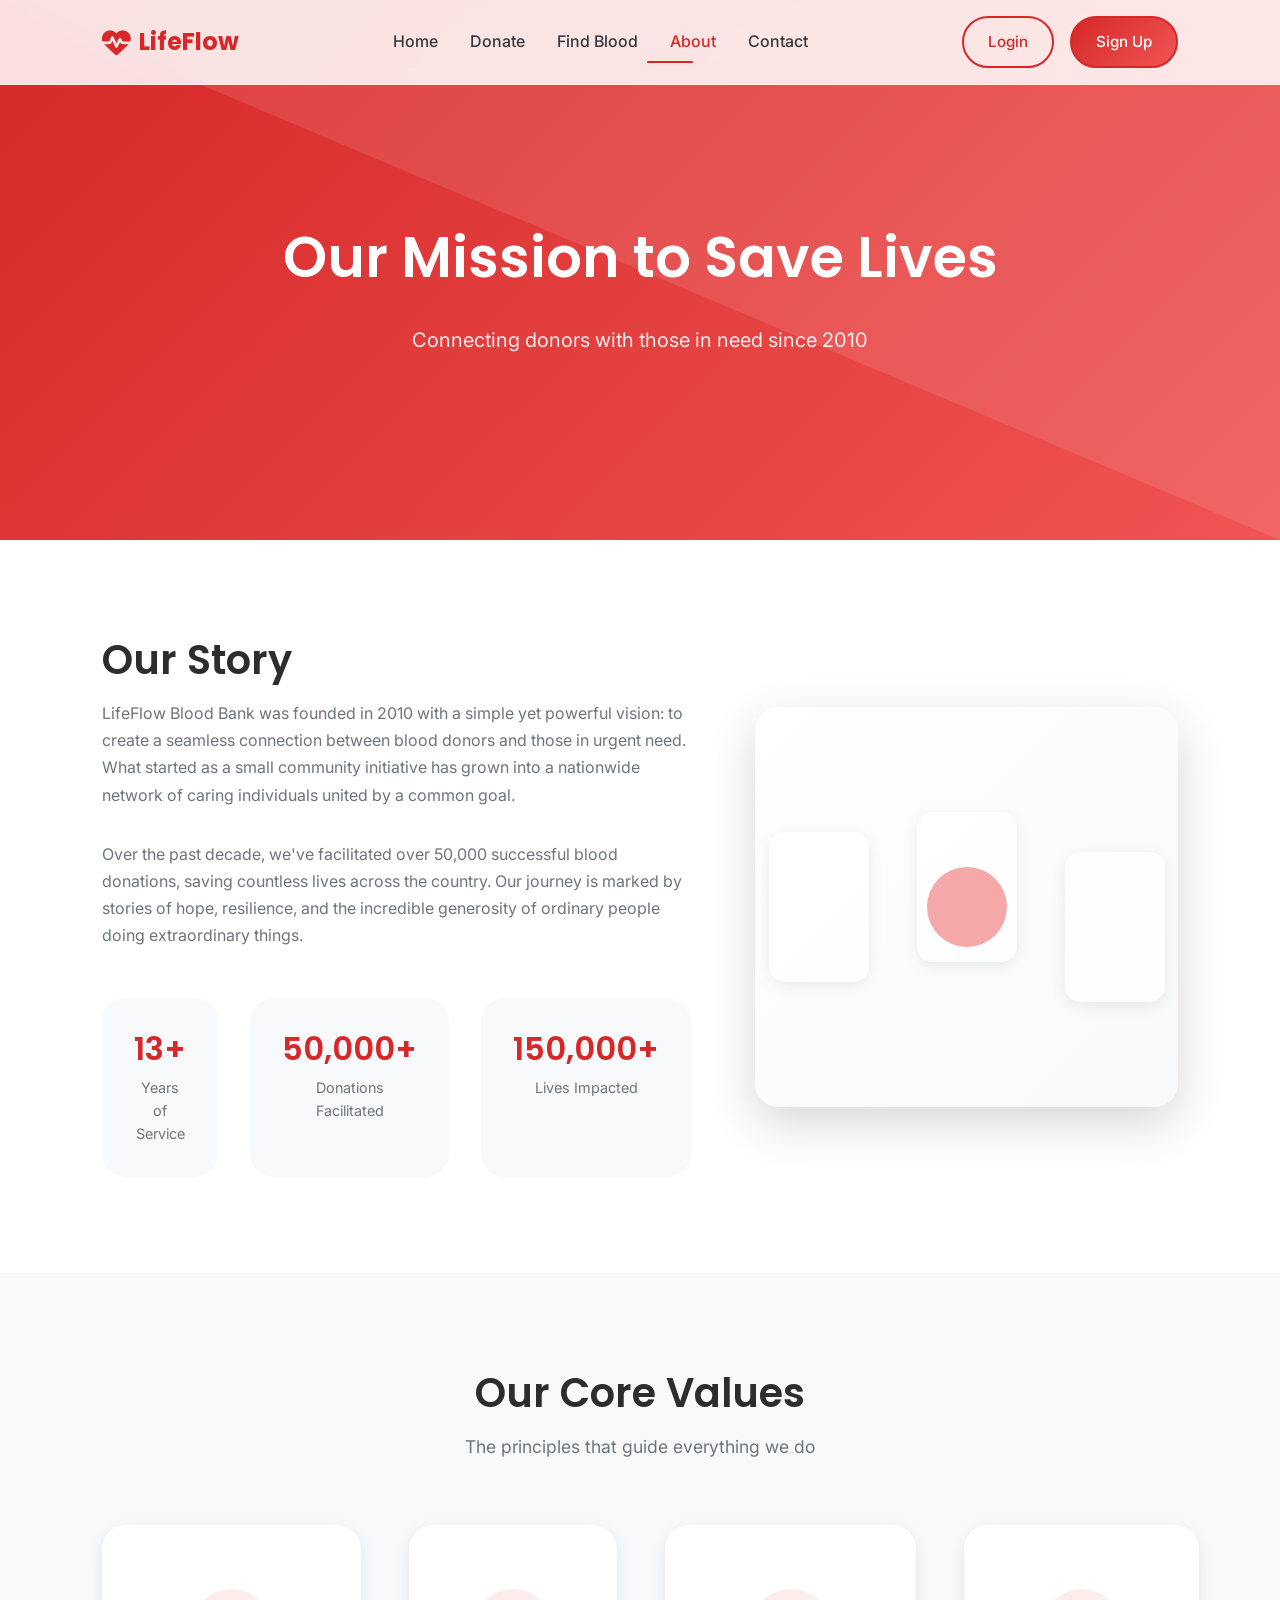
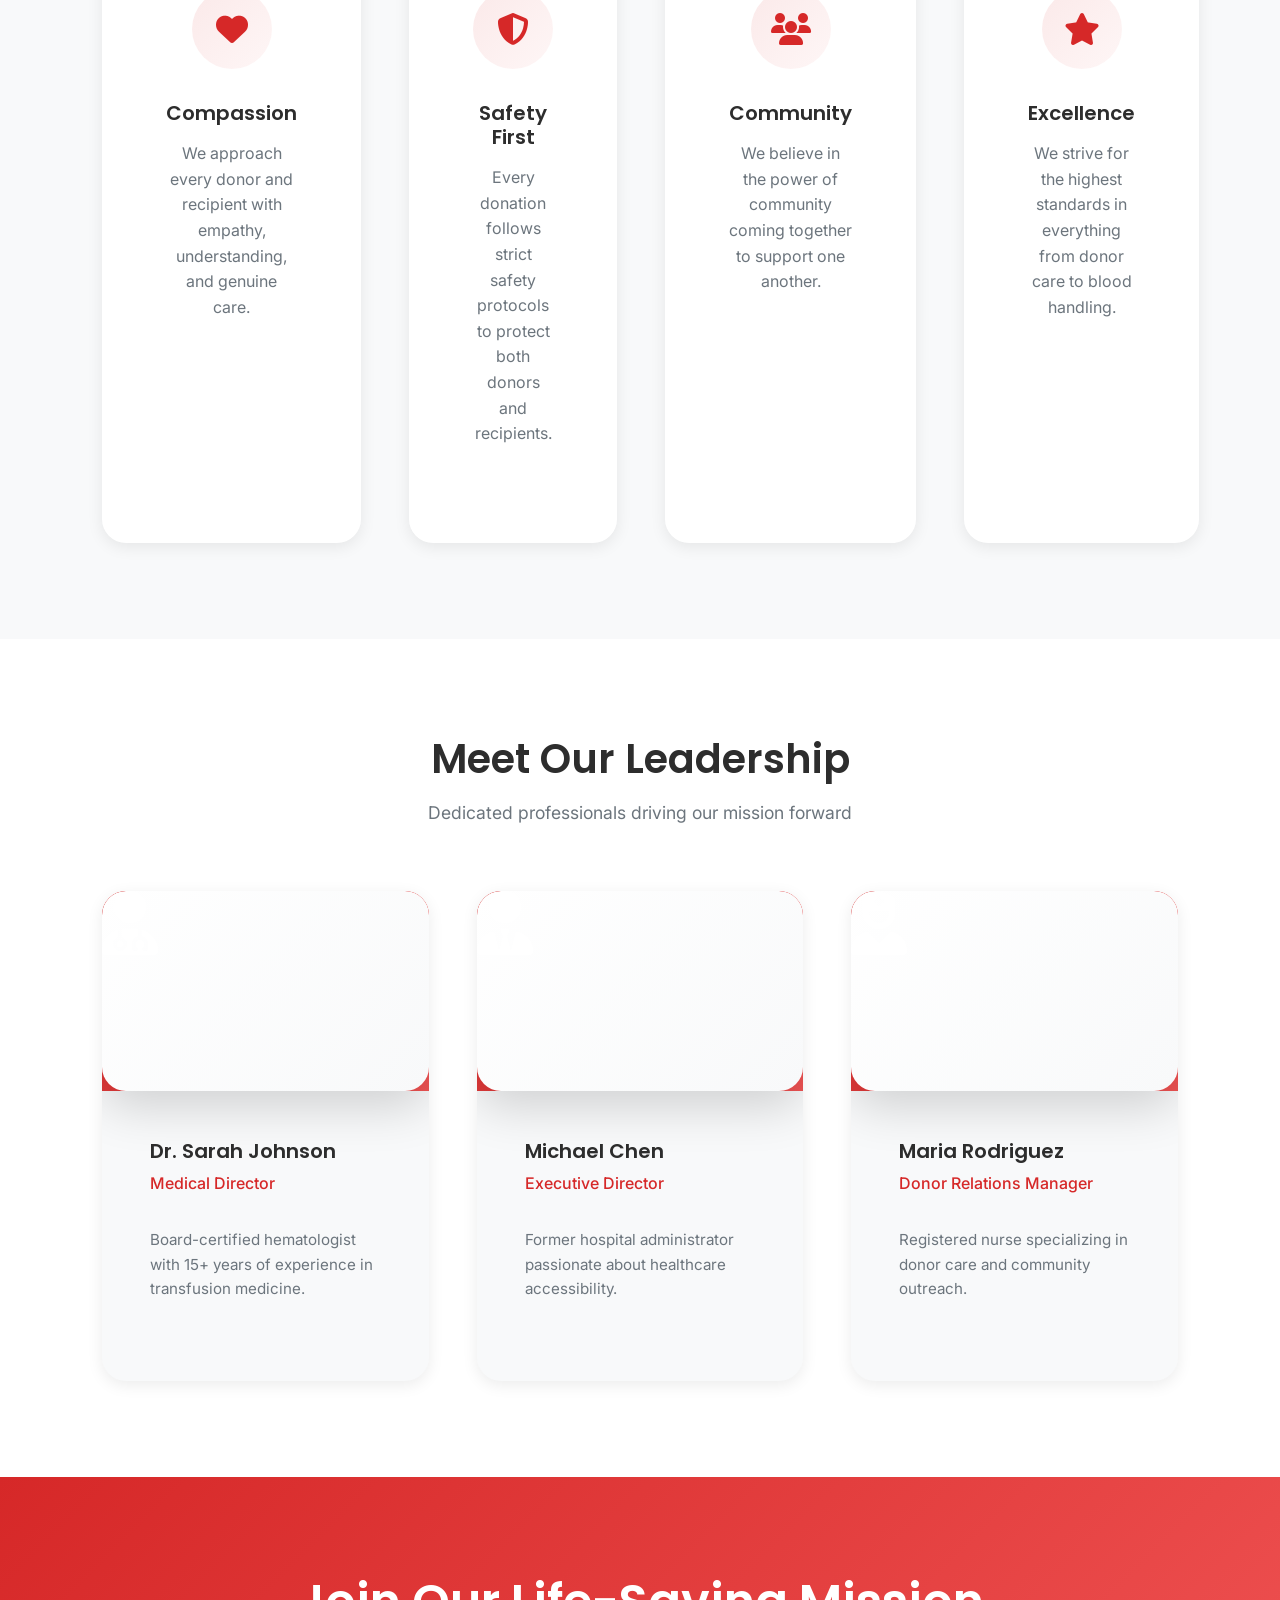
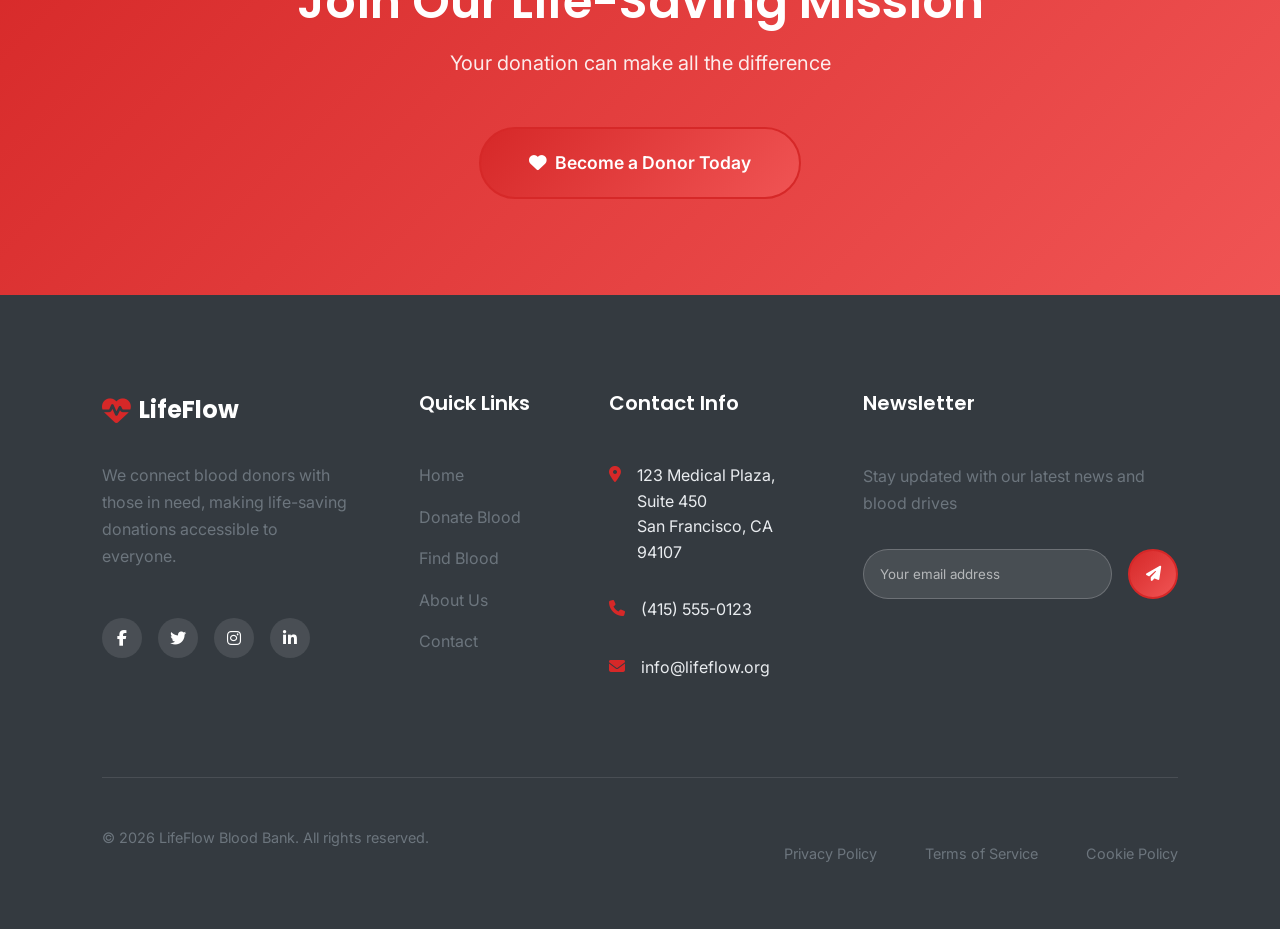
<file: about.html>
<!DOCTYPE html>
<html lang="en">
<head>
    <meta charset="UTF-8">
    <meta name="viewport" content="width=device-width, initial-scale=1.0">
    <title>About Us | LifeFlow Blood Bank</title>
    
    <!-- Fonts -->
    <link rel="preconnect" href="https://fonts.googleapis.com">
    <link rel="preconnect" href="https://fonts.gstatic.com" crossorigin>
    <link href="https://fonts.googleapis.com/css2?family=Inter:wght@300;400;500;600;700&family=Poppins:wght@400;500;600;700&display=swap" rel="stylesheet">
    
    <!-- Font Awesome -->
    <link rel="stylesheet" href="https://cdnjs.cloudflare.com/ajax/libs/font-awesome/6.4.0/css/all.min.css">
    
    <!-- AOS -->
    <link href="https://unpkg.com/aos@2.3.1/dist/aos.css" rel="stylesheet">
    
    <!-- CSS Files -->
    <link rel="stylesheet" href="assets/css/style.css">
    <link rel="stylesheet" href="assets/css/animations.css">
    <link rel="stylesheet" href="assets/css/responsive.css">
    <link rel="stylesheet" href="assets/css/about-contact.css">
    <link rel="stylesheet" href="assets/css/micro-interactions.css">
    
    <link rel="icon" type="image/x-icon" href="assets/images/icons/favicon.ico">
</head>
<body>
    <!-- Navbar -->
    <nav class="navbar">
        <div class="container">
            <a href="index.html" class="logo">
                <i class="fas fa-heartbeat"></i>
                <span>LifeFlow</span>
            </a>
            
            <div class="nav-links" id="navLinks">
                <a href="index.html" class="nav-link">Home</a>
                <a href="#" class="nav-link">Donate</a>
                <a href="#" class="nav-link">Find Blood</a>
                <a href="about.html" class="nav-link active">About</a>
                <a href="contact.html" class="nav-link">Contact</a>
            </div>
            
            <div class="nav-buttons">
                <a href="login.html" class="btn btn-outline">Login</a>
                <a href="register.html" class="btn btn-primary">Sign Up</a>
            </div>
            
            <button class="menu-toggle" id="menuToggle">
                <i class="fas fa-bars"></i>
            </button>
        </div>
    </nav>

    <!-- About Hero -->
    <section class="about-hero">
        <div class="container">
            <div class="about-hero-content" data-aos="fade-up">
                <h1 class="about-hero-title">Our Mission to Save Lives</h1>
                <p class="about-hero-subtitle">Connecting donors with those in need since 2010</p>
            </div>
        </div>
    </section>

    <!-- Story Section -->
    <section class="story-section">
        <div class="container">
            <div class="story-grid">
                <div class="story-content" data-aos="fade-right">
                    <h2 class="section-title">Our Story</h2>
                    <p class="story-text">
                        LifeFlow Blood Bank was founded in 2010 with a simple yet powerful vision: to create a seamless connection between blood donors and those in urgent need. What started as a small community initiative has grown into a nationwide network of caring individuals united by a common goal.
                    </p>
                    <p class="story-text">
                        Over the past decade, we've facilitated over 50,000 successful blood donations, saving countless lives across the country. Our journey is marked by stories of hope, resilience, and the incredible generosity of ordinary people doing extraordinary things.
                    </p>
                    <div class="story-stats">
                        <div class="story-stat">
                            <h3>13+</h3>
                            <p>Years of Service</p>
                        </div>
                        <div class="story-stat">
                            <h3>50,000+</h3>
                            <p>Donations Facilitated</p>
                        </div>
                        <div class="story-stat">
                            <h3>150,000+</h3>
                            <p>Lives Impacted</p>
                        </div>
                    </div>
                </div>
                <div class="story-image" data-aos="fade-left">
                    <div class="image-placeholder">
                        <!-- Team illustration placeholder -->
                        <div class="team-illustration">
                            <div class="team-member"></div>
                            <div class="team-member"></div>
                            <div class="team-member"></div>
                            <div class="heart-pulse"></div>
                        </div>
                    </div>
                </div>
            </div>
        </div>
    </section>

    <!-- Values Section -->
    <section class="values-section">
        <div class="container">
            <div class="section-header" data-aos="fade-up">
                <h2 class="section-title">Our Core Values</h2>
                <p class="section-subtitle">The principles that guide everything we do</p>
            </div>
            
            <div class="values-grid">
                <div class="value-card" data-aos="fade-up" data-aos-delay="100">
                    <div class="value-icon">
                        <i class="fas fa-heart"></i>
                    </div>
                    <h3 class="value-title">Compassion</h3>
                    <p class="value-text">
                        We approach every donor and recipient with empathy, understanding, and genuine care.
                    </p>
                </div>
                <div class="value-card" data-aos="fade-up" data-aos-delay="200">
                    <div class="value-icon">
                        <i class="fas fa-shield-alt"></i>
                    </div>
                    <h3 class="value-title">Safety First</h3>
                    <p class="value-text">
                        Every donation follows strict safety protocols to protect both donors and recipients.
                    </p>
                </div>
                <div class="value-card" data-aos="fade-up" data-aos-delay="300">
                    <div class="value-icon">
                        <i class="fas fa-users"></i>
                    </div>
                    <h3 class="value-title">Community</h3>
                    <p class="value-text">
                        We believe in the power of community coming together to support one another.
                    </p>
                </div>
                <div class="value-card" data-aos="fade-up" data-aos-delay="400">
                    <div class="value-icon">
                        <i class="fas fa-star"></i>
                    </div>
                    <h3 class="value-title">Excellence</h3>
                    <p class="value-text">
                        We strive for the highest standards in everything from donor care to blood handling.
                    </p>
                </div>
            </div>
        </div>
    </section>

    <!-- Team Section -->
    <section class="team-section">
        <div class="container">
            <div class="section-header" data-aos="fade-up">
                <h2 class="section-title">Meet Our Leadership</h2>
                <p class="section-subtitle">Dedicated professionals driving our mission forward</p>
            </div>
            
            <div class="team-grid">
                <div class="team-member-card" data-aos="fade-up">
                    <div class="member-image">
                        <div class="image-placeholder">
                            <i class="fas fa-user-md"></i>
                        </div>
                    </div>
                    <div class="member-info">
                        <h3 class="member-name">Dr. Sarah Johnson</h3>
                        <p class="member-role">Medical Director</p>
                        <p class="member-bio">
                            Board-certified hematologist with 15+ years of experience in transfusion medicine.
                        </p>
                    </div>
                </div>
                <div class="team-member-card" data-aos="fade-up" data-aos-delay="100">
                    <div class="member-image">
                        <div class="image-placeholder">
                            <i class="fas fa-user-tie"></i>
                        </div>
                    </div>
                    <div class="member-info">
                        <h3 class="member-name">Michael Chen</h3>
                        <p class="member-role">Executive Director</p>
                        <p class="member-bio">
                            Former hospital administrator passionate about healthcare accessibility.
                        </p>
                    </div>
                </div>
                <div class="team-member-card" data-aos="fade-up" data-aos-delay="200">
                    <div class="member-image">
                        <div class="image-placeholder">
                            <i class="fas fa-user-nurse"></i>
                        </div>
                    </div>
                    <div class="member-info">
                        <h3 class="member-name">Maria Rodriguez</h3>
                        <p class="member-role">Donor Relations Manager</p>
                        <p class="member-bio">
                            Registered nurse specializing in donor care and community outreach.
                        </p>
                    </div>
                </div>
            </div>
        </div>
    </section>

    <!-- CTA Section -->
    <section class="cta-section">
        <div class="container">
            <div class="cta-content" data-aos="zoom-in">
                <h2 class="cta-title">Join Our Life-Saving Mission</h2>
                <p class="cta-subtitle">Your donation can make all the difference</p>
                <a href="register.html" class="btn btn-primary btn-cta">
                    <i class="fas fa-heart"></i>
                    Become a Donor Today
                </a>
            </div>
        </div>
    </section>

    <!-- Footer -->
    <footer class="footer">
        <div class="container">
            <div class="footer-grid">
                <div class="footer-col">
                    <a href="index.html" class="footer-logo">
                        <i class="fas fa-heartbeat"></i>
                        <span>LifeFlow</span>
                    </a>
                    <p class="footer-desc">
                        We connect blood donors with those in need, making life-saving donations accessible to everyone.
                    </p>
                    <div class="social-links">
                        <a href="#" class="social-link"><i class="fab fa-facebook-f"></i></a>
                        <a href="#" class="social-link"><i class="fab fa-twitter"></i></a>
                        <a href="#" class="social-link"><i class="fab fa-instagram"></i></a>
                        <a href="#" class="social-link"><i class="fab fa-linkedin-in"></i></a>
                    </div>
                </div>
                
                <div class="footer-col">
                    <h3 class="footer-title">Quick Links</h3>
                    <ul class="footer-links">
                        <li><a href="index.html">Home</a></li>
                        <li><a href="#">Donate Blood</a></li>
                        <li><a href="#">Find Blood</a></li>
                        <li><a href="about.html">About Us</a></li>
                        <li><a href="contact.html">Contact</a></li>
                    </ul>
                </div>
                
                <div class="footer-col">
                    <h3 class="footer-title">Contact Info</h3>
                    <ul class="footer-contact">
                        <li>
                            <i class="fas fa-map-marker-alt"></i>
                            <span>123 Medical Plaza, Suite 450<br>San Francisco, CA 94107</span>
                        </li>
                        <li>
                            <i class="fas fa-phone"></i>
                            <span>(415) 555-0123</span>
                        </li>
                        <li>
                            <i class="fas fa-envelope"></i>
                            <span>info@lifeflow.org</span>
                        </li>
                    </ul>
                </div>
                
                <div class="footer-col">
                    <h3 class="footer-title">Newsletter</h3>
                    <p class="footer-newsletter">Stay updated with our latest news and blood drives</p>
                    <form class="newsletter-form">
                        <input type="email" placeholder="Your email address" required>
                        <button type="submit" class="btn btn-primary">
                            <i class="fas fa-paper-plane"></i>
                        </button>
                    </form>
                </div>
            </div>
            
            <div class="footer-bottom">
                <p class="copyright">© 2023 LifeFlow Blood Bank. All rights reserved.</p>
                <div class="footer-bottom-links">
                    <a href="#">Privacy Policy</a>
                    <a href="#">Terms of Service</a>
                    <a href="#">Cookie Policy</a>
                </div>
            </div>
        </div>
    </footer>

    <!-- Scripts -->
    <script src="https://unpkg.com/aos@2.3.1/dist/aos.js"></script>
    <script src="assets/js/main.js"></script>
    <script src="assets/js/navbar.js"></script>
    <script src="assets/js/micro-interactions.js"></script>
    
    <script>
        // Initialize AOS
        AOS.init({
            duration: 800,
            once: true,
            offset: 100
        });
    </script>
</body>
</html>
</file>
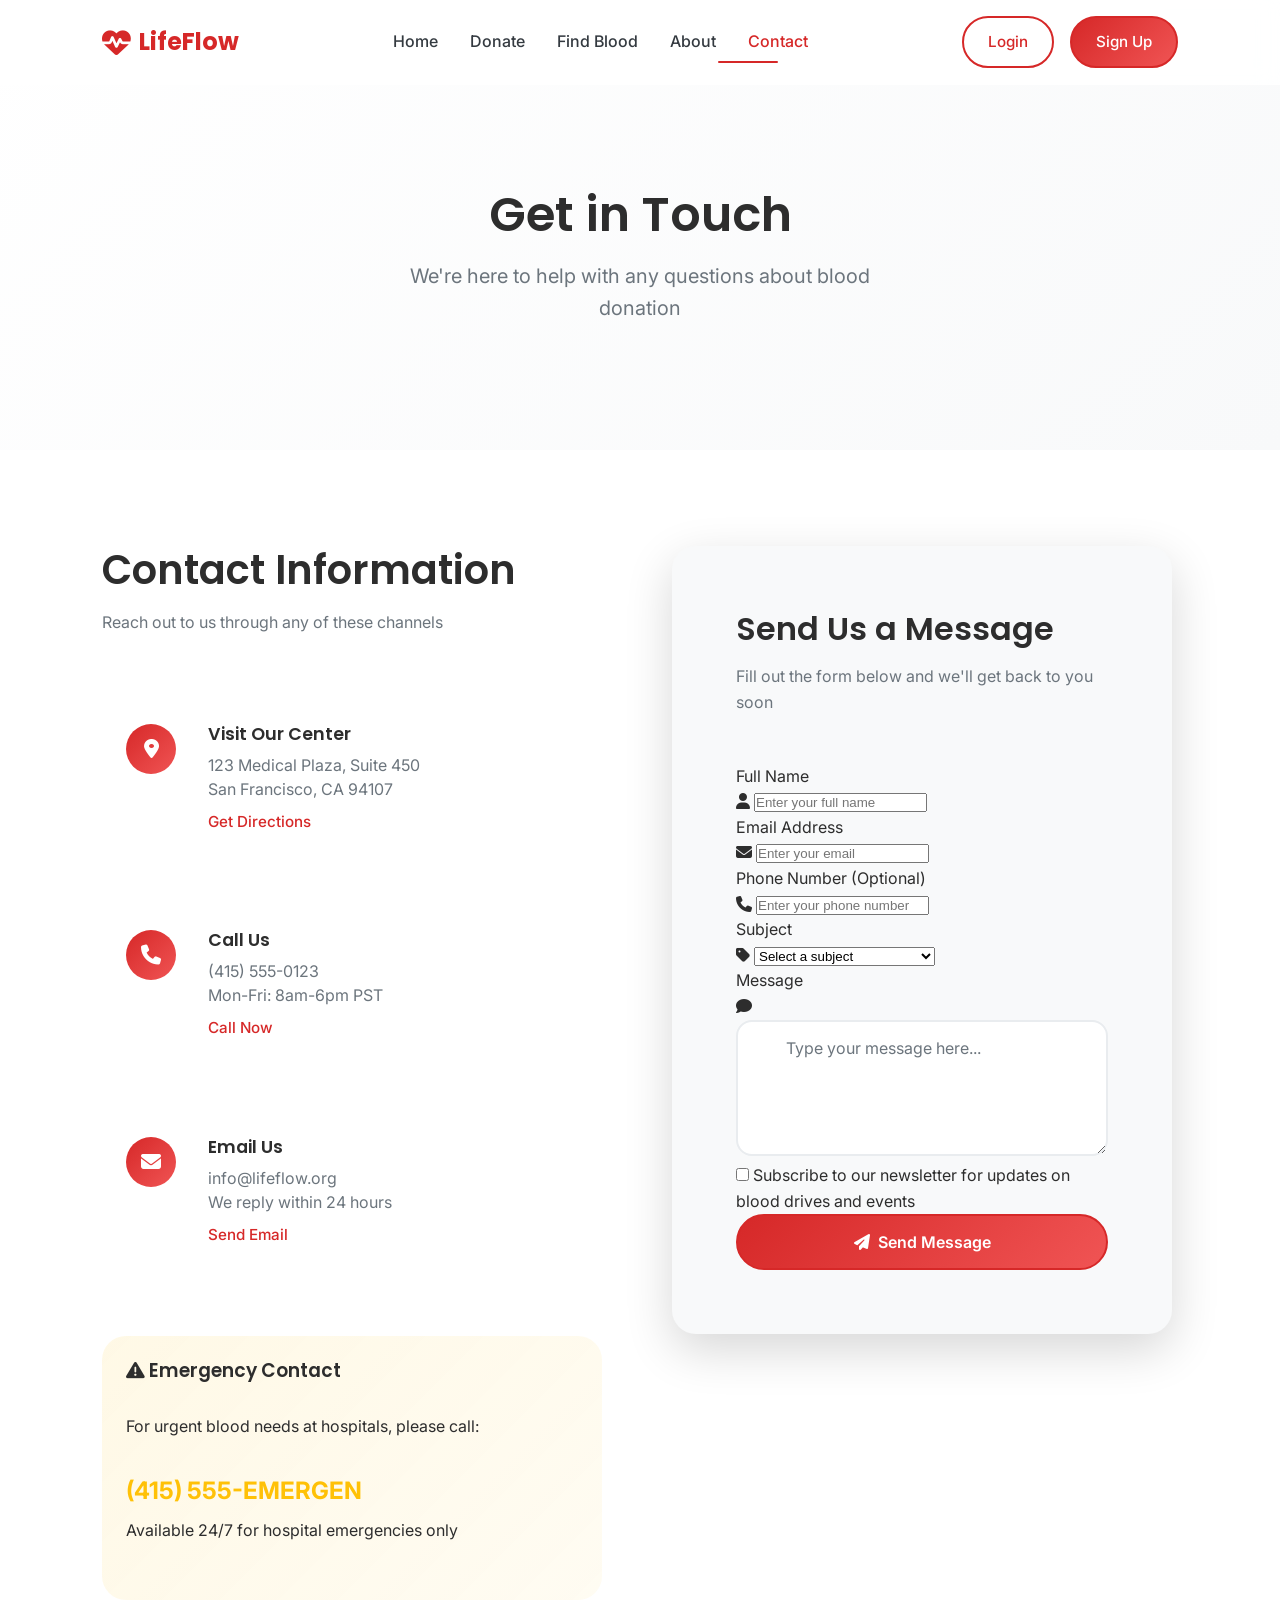
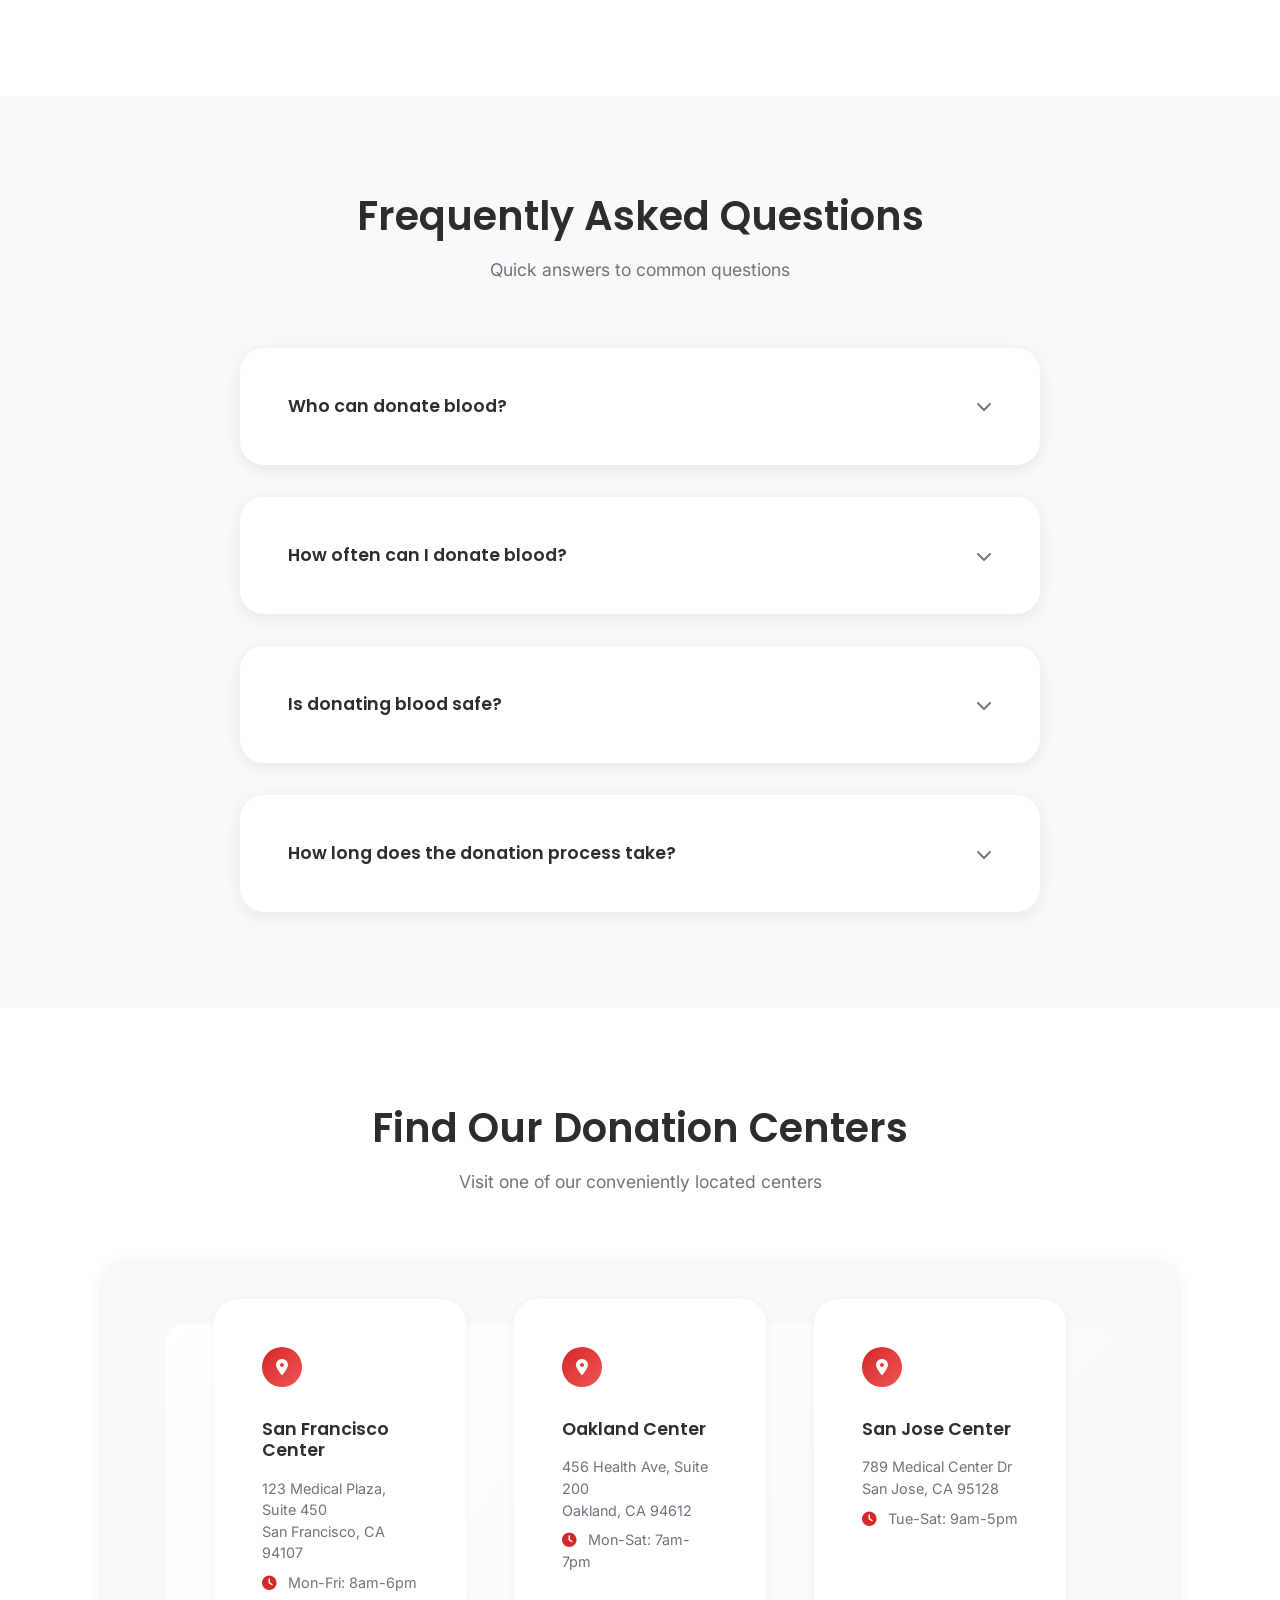
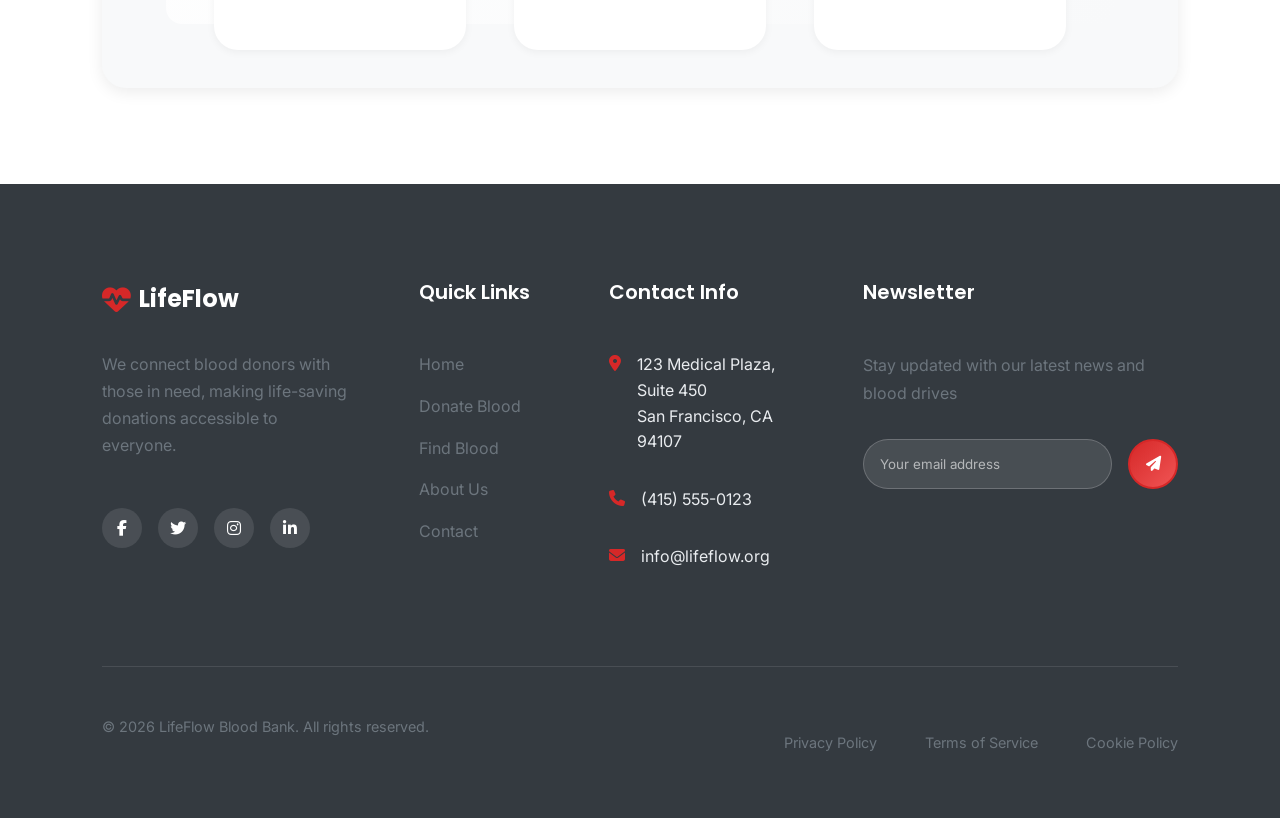
<file: contact.html>
<!DOCTYPE html>
<html lang="en">
<head>
    <meta charset="UTF-8">
    <meta name="viewport" content="width=device-width, initial-scale=1.0">
    <title>Contact Us | LifeFlow Blood Bank</title>
    
    <!-- Fonts -->
    <link rel="preconnect" href="https://fonts.googleapis.com">
    <link rel="preconnect" href="https://fonts.gstatic.com" crossorigin>
    <link href="https://fonts.googleapis.com/css2?family=Inter:wght@300;400;500;600;700&family=Poppins:wght@400;500;600;700&display=swap" rel="stylesheet">
    
    <!-- Font Awesome -->
    <link rel="stylesheet" href="https://cdnjs.cloudflare.com/ajax/libs/font-awesome/6.4.0/css/all.min.css">
    
    <!-- AOS -->
    <link href="https://unpkg.com/aos@2.3.1/dist/aos.css" rel="stylesheet">
    
    <!-- CSS Files -->
    <link rel="stylesheet" href="assets/css/style.css">
    <link rel="stylesheet" href="assets/css/animations.css">
    <link rel="stylesheet" href="assets/css/responsive.css">
    <link rel="stylesheet" href="assets/css/about-contact.css">
    <link rel="stylesheet" href="assets/css/micro-interactions.css">
    
    <link rel="icon" type="image/x-icon" href="assets/images/icons/favicon.ico">
</head>
<body>
    <!-- Navbar -->
    <nav class="navbar">
        <div class="container">
            <a href="index.html" class="logo">
                <i class="fas fa-heartbeat"></i>
                <span>LifeFlow</span>
            </a>
            
            <div class="nav-links" id="navLinks">
                <a href="index.html" class="nav-link">Home</a>
                <a href="#" class="nav-link">Donate</a>
                <a href="#" class="nav-link">Find Blood</a>
                <a href="about.html" class="nav-link">About</a>
                <a href="contact.html" class="nav-link active">Contact</a>
            </div>
            
            <div class="nav-buttons">
                <a href="login.html" class="btn btn-outline">Login</a>
                <a href="register.html" class="btn btn-primary">Sign Up</a>
            </div>
            
            <button class="menu-toggle" id="menuToggle">
                <i class="fas fa-bars"></i>
            </button>
        </div>
    </nav>

    <!-- Contact Hero -->
    <section class="contact-hero">
        <div class="container">
            <div class="contact-hero-content" data-aos="fade-up">
                <h1 class="contact-hero-title">Get in Touch</h1>
                <p class="contact-hero-subtitle">We're here to help with any questions about blood donation</p>
            </div>
        </div>
    </section>

    <!-- Contact Section -->
    <section class="contact-section">
        <div class="container">
            <div class="contact-grid">
                <!-- Contact Info -->
                <div class="contact-info" data-aos="fade-right">
                    <h2 class="contact-title">Contact Information</h2>
                    <p class="contact-subtitle">Reach out to us through any of these channels</p>
                    
                    <div class="contact-methods">
                        <div class="contact-method">
                            <div class="method-icon">
                                <i class="fas fa-map-marker-alt"></i>
                            </div>
                            <div class="method-content">
                                <h3>Visit Our Center</h3>
                                <p>123 Medical Plaza, Suite 450<br>San Francisco, CA 94107</p>
                                <a href="#" class="method-link">Get Directions</a>
                            </div>
                        </div>
                        
                        <div class="contact-method">
                            <div class="method-icon">
                                <i class="fas fa-phone"></i>
                            </div>
                            <div class="method-content">
                                <h3>Call Us</h3>
                                <p>(415) 555-0123<br>Mon-Fri: 8am-6pm PST</p>
                                <a href="tel:+14155550123" class="method-link">Call Now</a>
                            </div>
                        </div>
                        
                        <div class="contact-method">
                            <div class="method-icon">
                                <i class="fas fa-envelope"></i>
                            </div>
                            <div class="method-content">
                                <h3>Email Us</h3>
                                <p>info@lifeflow.org<br>We reply within 24 hours</p>
                                <a href="mailto:info@lifeflow.org" class="method-link">Send Email</a>
                            </div>
                        </div>
                    </div>
                    
                    <div class="emergency-contact">
                        <h3><i class="fas fa-exclamation-triangle"></i> Emergency Contact</h3>
                        <p>For urgent blood needs at hospitals, please call:</p>
                        <p class="emergency-number">(415) 555-EMERGENCY</p>
                        <p class="emergency-note">Available 24/7 for hospital emergencies only</p>
                    </div>
                </div>

                <!-- Contact Form -->
                <div class="contact-form-container" data-aos="fade-left">
                    <div class="contact-form-card">
                        <h2 class="form-title">Send Us a Message</h2>
                        <p class="form-subtitle">Fill out the form below and we'll get back to you soon</p>
                        
                        <form class="contact-form" id="contactForm">
                            <div class="form-row">
                                <div class="form-group">
                                    <label for="contactName" class="form-label">Full Name</label>
                                    <div class="input-group">
                                        <i class="fas fa-user"></i>
                                        <input 
                                            type="text" 
                                            id="contactName" 
                                            name="name" 
                                            placeholder="Enter your full name"
                                            required
                                        >
                                    </div>
                                    <div class="error-message" id="nameError"></div>
                                </div>
                                <div class="form-group">
                                    <label for="contactEmail" class="form-label">Email Address</label>
                                    <div class="input-group">
                                        <i class="fas fa-envelope"></i>
                                        <input 
                                            type="email" 
                                            id="contactEmail" 
                                            name="email" 
                                            placeholder="Enter your email"
                                            required
                                        >
                                    </div>
                                    <div class="error-message" id="emailError"></div>
                                </div>
                            </div>
                            
                            <div class="form-group">
                                <label for="contactPhone" class="form-label">Phone Number (Optional)</label>
                                <div class="input-group">
                                    <i class="fas fa-phone"></i>
                                    <input 
                                        type="tel" 
                                        id="contactPhone" 
                                        name="phone" 
                                        placeholder="Enter your phone number"
                                    >
                                </div>
                            </div>
                            
                            <div class="form-group">
                                <label for="subject" class="form-label">Subject</label>
                                <div class="input-group">
                                    <i class="fas fa-tag"></i>
                                    <select id="subject" name="subject" required>
                                        <option value="">Select a subject</option>
                                        <option value="donation">Blood Donation Inquiry</option>
                                        <option value="volunteer">Volunteer Opportunities</option>
                                        <option value="partnership">Partnership & Sponsorship</option>
                                        <option value="media">Media & Press Inquiries</option>
                                        <option value="technical">Technical Support</option>
                                        <option value="other">Other Questions</option>
                                    </select>
                                </div>
                                <div class="error-message" id="subjectError"></div>
                            </div>
                            
                            <div class="form-group">
                                <label for="message" class="form-label">Message</label>
                                <div class="input-group">
                                    <i class="fas fa-comment"></i>
                                    <textarea 
                                        id="message" 
                                        name="message" 
                                        placeholder="Type your message here..."
                                        rows="5"
                                        required
                                    ></textarea>
                                </div>
                                <div class="error-message" id="messageError"></div>
                            </div>
                            
                            <div class="form-group">
                                <label class="checkbox-container">
                                    <input type="checkbox" id="newsletter" name="newsletter">
                                    <span class="checkmark"></span>
                                    <span class="checkbox-label">Subscribe to our newsletter for updates on blood drives and events</span>
                                </label>
                            </div>
                            
                            <button type="submit" class="btn btn-primary btn-submit">
                                <i class="fas fa-paper-plane"></i>
                                Send Message
                            </button>
                        </form>
                    </div>
                </div>
            </div>
        </div>
    </section>

    <!-- FAQ Section -->
    <section class="faq-section">
        <div class="container">
            <div class="section-header" data-aos="fade-up">
                <h2 class="section-title">Frequently Asked Questions</h2>
                <p class="section-subtitle">Quick answers to common questions</p>
            </div>
            
            <div class="faq-grid">
                <div class="faq-item" data-aos="fade-up">
                    <div class="faq-question">
                        <h3>Who can donate blood?</h3>
                        <i class="fas fa-chevron-down"></i>
                    </div>
                    <div class="faq-answer">
                        <p>Generally, donors must be at least 18 years old (16-17 with parental consent in some areas), weigh at least 110 pounds, and be in good health. Specific eligibility criteria may vary.</p>
                    </div>
                </div>
                
                <div class="faq-item" data-aos="fade-up" data-aos-delay="100">
                    <div class="faq-question">
                        <h3>How often can I donate blood?</h3>
                        <i class="fas fa-chevron-down"></i>
                    </div>
                    <div class="faq-answer">
                        <p>Whole blood donors can donate every 56 days (8 weeks). Platelet donors can donate more frequently - up to 24 times per year.</p>
                    </div>
                </div>
                
                <div class="faq-item" data-aos="fade-up" data-aos-delay="200">
                    <div class="faq-question">
                        <h3>Is donating blood safe?</h3>
                        <i class="fas fa-chevron-down"></i>
                    </div>
                    <div class="faq-answer">
                        <p>Yes, donating blood is safe. All equipment is sterile, used only once, and disposed of properly. Our staff are trained professionals who follow strict safety protocols.</p>
                    </div>
                </div>
                
                <div class="faq-item" data-aos="fade-up" data-aos-delay="300">
                    <div class="faq-question">
                        <h3>How long does the donation process take?</h3>
                        <i class="fas fa-chevron-down"></i>
                    </div>
                    <div class="faq-answer">
                        <p>The actual blood donation takes about 10-15 minutes. The entire process, including registration, health screening, and recovery, typically takes about 45-60 minutes.</p>
                    </div>
                </div>
            </div>
        </div>
    </section>

    <!-- Map Section -->
    <section class="map-section">
        <div class="container">
            <div class="section-header" data-aos="fade-up">
                <h2 class="section-title">Find Our Donation Centers</h2>
                <p class="section-subtitle">Visit one of our conveniently located centers</p>
            </div>
            
            <div class="map-container" data-aos="fade-up">
                <div class="map-placeholder">
                    <div class="map-grid">
                        <div class="map-location">
                            <div class="location-marker">
                                <i class="fas fa-map-marker-alt"></i>
                            </div>
                            <div class="location-info">
                                <h3>San Francisco Center</h3>
                                <p>123 Medical Plaza, Suite 450<br>San Francisco, CA 94107</p>
                                <p><i class="fas fa-clock"></i> Mon-Fri: 8am-6pm</p>
                            </div>
                        </div>
                        <div class="map-location">
                            <div class="location-marker">
                                <i class="fas fa-map-marker-alt"></i>
                            </div>
                            <div class="location-info">
                                <h3>Oakland Center</h3>
                                <p>456 Health Ave, Suite 200<br>Oakland, CA 94612</p>
                                <p><i class="fas fa-clock"></i> Mon-Sat: 7am-7pm</p>
                            </div>
                        </div>
                        <div class="map-location">
                            <div class="location-marker">
                                <i class="fas fa-map-marker-alt"></i>
                            </div>
                            <div class="location-info">
                                <h3>San Jose Center</h3>
                                <p>789 Medical Center Dr<br>San Jose, CA 95128</p>
                                <p><i class="fas fa-clock"></i> Tue-Sat: 9am-5pm</p>
                            </div>
                        </div>
                    </div>
                </div>
            </div>
        </div>
    </section>

    <!-- Footer -->
    <footer class="footer">
        <div class="container">
            <div class="footer-grid">
                <div class="footer-col">
                    <a href="index.html" class="footer-logo">
                        <i class="fas fa-heartbeat"></i>
                        <span>LifeFlow</span>
                    </a>
                    <p class="footer-desc">
                        We connect blood donors with those in need, making life-saving donations accessible to everyone.
                    </p>
                    <div class="social-links">
                        <a href="#" class="social-link"><i class="fab fa-facebook-f"></i></a>
                        <a href="#" class="social-link"><i class="fab fa-twitter"></i></a>
                        <a href="#" class="social-link"><i class="fab fa-instagram"></i></a>
                        <a href="#" class="social-link"><i class="fab fa-linkedin-in"></i></a>
                    </div>
                </div>
                
                <div class="footer-col">
                    <h3 class="footer-title">Quick Links</h3>
                    <ul class="footer-links">
                        <li><a href="index.html">Home</a></li>
                        <li><a href="#">Donate Blood</a></li>
                        <li><a href="#">Find Blood</a></li>
                        <li><a href="about.html">About Us</a></li>
                        <li><a href="contact.html">Contact</a></li>
                    </ul>
                </div>
                
                <div class="footer-col">
                    <h3 class="footer-title">Contact Info</h3>
                    <ul class="footer-contact">
                        <li>
                            <i class="fas fa-map-marker-alt"></i>
                            <span>123 Medical Plaza, Suite 450<br>San Francisco, CA 94107</span>
                        </li>
                        <li>
                            <i class="fas fa-phone"></i>
                            <span>(415) 555-0123</span>
                        </li>
                        <li>
                            <i class="fas fa-envelope"></i>
                            <span>info@lifeflow.org</span>
                        </li>
                    </ul>
                </div>
                
                <div class="footer-col">
                    <h3 class="footer-title">Newsletter</h3>
                    <p class="footer-newsletter">Stay updated with our latest news and blood drives</p>
                    <form class="newsletter-form">
                        <input type="email" placeholder="Your email address" required>
                        <button type="submit" class="btn btn-primary">
                            <i class="fas fa-paper-plane"></i>
                        </button>
                    </form>
                </div>
            </div>
            
            <div class="footer-bottom">
                <p class="copyright">© 2023 LifeFlow Blood Bank. All rights reserved.</p>
                <div class="footer-bottom-links">
                    <a href="#">Privacy Policy</a>
                    <a href="#">Terms of Service</a>
                    <a href="#">Cookie Policy</a>
                </div>
            </div>
        </div>
    </footer>

    <!-- Scripts -->
    <script src="https://unpkg.com/aos@2.3.1/dist/aos.js"></script>
    <script src="assets/js/main.js"></script>
    <script src="assets/js/navbar.js"></script>
    <script src="assets/js/contact.js"></script>
    <script src="assets/js/micro-interactions.js"></script>
    
    <script>
        // Initialize AOS
        AOS.init({
            duration: 800,
            once: true,
            offset: 100
        });
        
        // FAQ accordion functionality
        document.querySelectorAll('.faq-question').forEach(question => {
            question.addEventListener('click', () => {
                const answer = question.nextElementSibling;
                const icon = question.querySelector('i');
                
                answer.classList.toggle('active');
                icon.classList.toggle('fa-chevron-down');
                icon.classList.toggle('fa-chevron-up');
            });
        });
    </script>
</body>
</html>
</file>
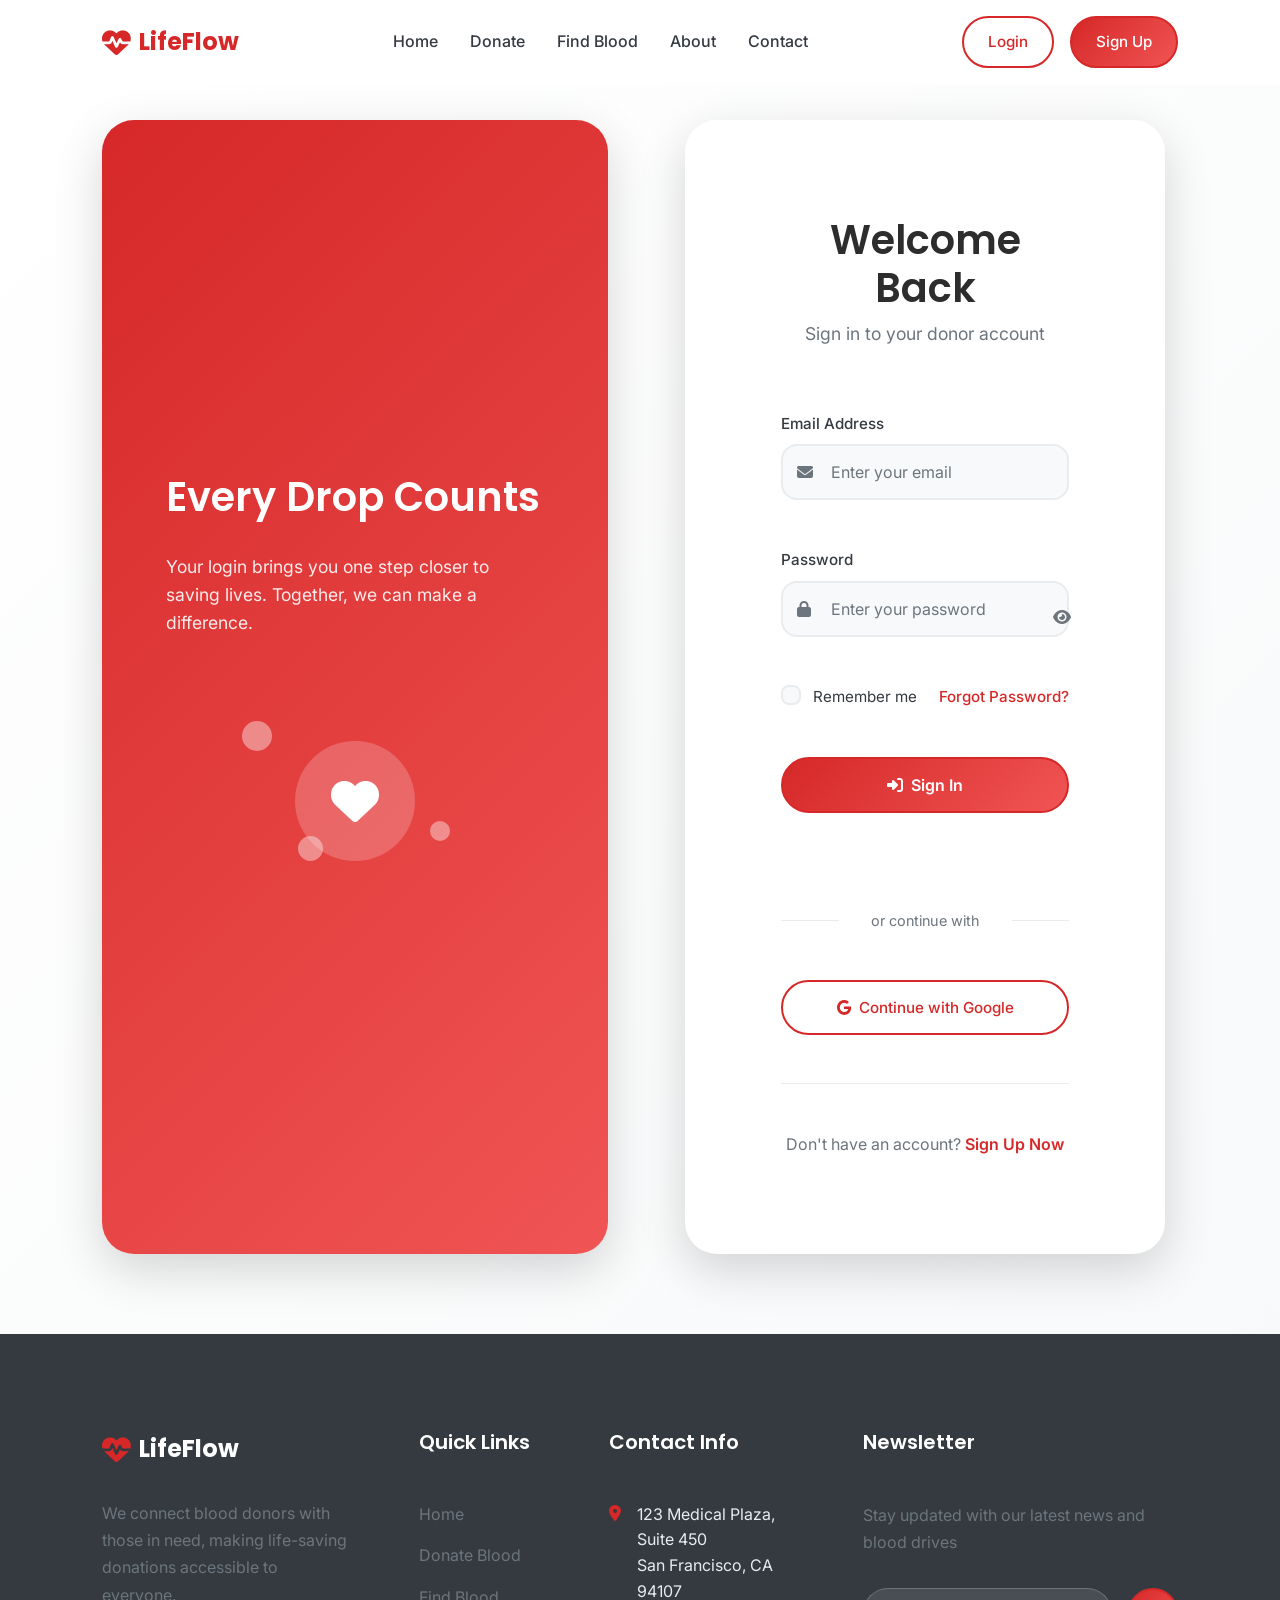
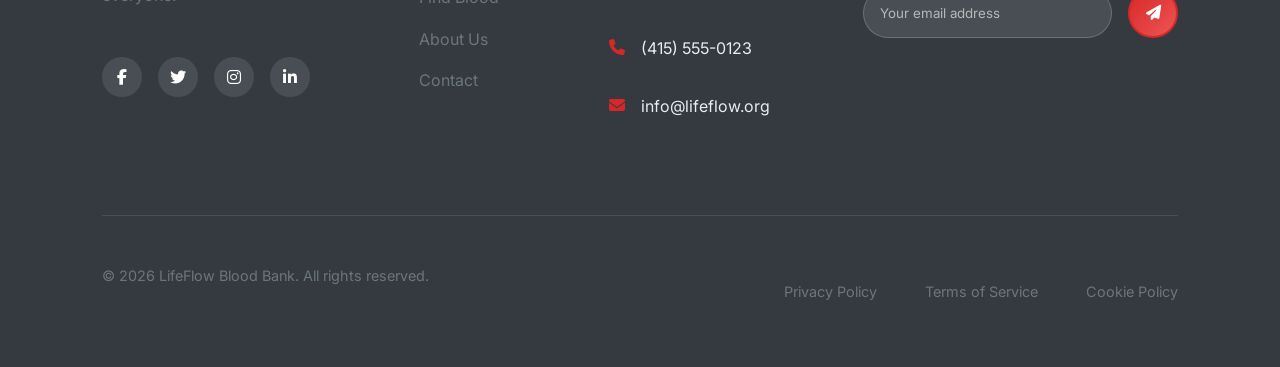
<file: login.html>
<!DOCTYPE html>
<html lang="en">
<head>
    <meta charset="UTF-8">
    <meta name="viewport" content="width=device-width, initial-scale=1.0">
    <title>Login | LifeFlow Blood Bank</title>
    
    <!-- Fonts -->
    <link rel="preconnect" href="https://fonts.googleapis.com">
    <link rel="preconnect" href="https://fonts.gstatic.com" crossorigin>
    <link href="https://fonts.googleapis.com/css2?family=Inter:wght@300;400;500;600;700&family=Poppins:wght@400;500;600;700&display=swap" rel="stylesheet">
    
    <!-- Font Awesome -->
    <link rel="stylesheet" href="https://cdnjs.cloudflare.com/ajax/libs/font-awesome/6.4.0/css/all.min.css">
    
    <!-- AOS -->
    <link href="https://unpkg.com/aos@2.3.1/dist/aos.css" rel="stylesheet">
    
    <!-- CSS Files -->
    <link rel="stylesheet" href="assets/css/style.css">
    <link rel="stylesheet" href="assets/css/animations.css">
    <link rel="stylesheet" href="assets/css/responsive.css">
    <link rel="stylesheet" href="assets/css/login.css">
    <link rel="stylesheet" href="assets/css/micro-interactions.css">
    
    <link rel="icon" type="image/x-icon" href="assets/images/icons/favicon.ico">
</head>
<body>
    <!-- Navbar -->
    <nav class="navbar">
        <div class="container">
            <a href="index.html" class="logo">
                <i class="fas fa-heartbeat"></i>
                <span>LifeFlow</span>
            </a>
            
            <div class="nav-links" id="navLinks">
                <a href="index.html" class="nav-link">Home</a>
                <a href="#" class="nav-link">Donate</a>
                <a href="#" class="nav-link">Find Blood</a>
                <a href="#" class="nav-link">About</a>
                <a href="#" class="nav-link">Contact</a>
            </div>
            
            <div class="nav-buttons">
                <a href="login.html" class="btn btn-outline active">Login</a>
                <a href="register.html" class="btn btn-primary">Sign Up</a>
            </div>
            
            <button class="menu-toggle" id="menuToggle">
                <i class="fas fa-bars"></i>
            </button>
        </div>
    </nav>

    <!-- Login Section -->
    <section class="login-section">
        <div class="container">
            <div class="login-container">
                <!-- Left Side - Illustration -->
                <div class="login-left" data-aos="fade-right">
                    <div class="login-illustration">
                        <div class="illustration-content">
                            <h2 class="illustration-title">Every Drop Counts</h2>
                            <p class="illustration-text">
                                Your login brings you one step closer to saving lives. Together, we can make a difference.
                            </p>
                            <div class="illustration-image">
                                <div class="login-heart">
                                    <i class="fas fa-heart"></i>
                                </div>
                                <div class="login-drops">
                                    <div class="drop"></div>
                                    <div class="drop"></div>
                                    <div class="drop"></div>
                                </div>
                            </div>
                        </div>
                    </div>
                </div>

                <!-- Right Side - Login Form -->
                <div class="login-right" data-aos="fade-left">
                    <div class="login-card">
                        <div class="login-header">
                            <h1 class="login-title">Welcome Back</h1>
                            <p class="login-subtitle">Sign in to your donor account</p>
                        </div>

                        <form class="login-form" id="loginForm">
                            <div class="form-group">
                                <label for="email" class="form-label">Email Address</label>
                                <div class="input-group">
                                    <i class="fas fa-envelope"></i>
                                    <input 
                                        type="email" 
                                        id="email" 
                                        name="email" 
                                        placeholder="Enter your email"
                                        required
                                    >
                                </div>
                                <div class="error-message" id="emailError"></div>
                            </div>

                            <div class="form-group">
                                <label for="password" class="form-label">Password</label>
                                <div class="input-group">
                                    <i class="fas fa-lock"></i>
                                    <input 
                                        type="password" 
                                        id="password" 
                                        name="password" 
                                        placeholder="Enter your password"
                                        required
                                    >
                                    <button type="button" class="toggle-password" id="togglePassword">
                                        <i class="fas fa-eye"></i>
                                    </button>
                                </div>
                                <div class="error-message" id="passwordError"></div>
                            </div>

                            <div class="form-options">
                                <label class="checkbox-container">
                                    <input type="checkbox" id="rememberMe" name="rememberMe">
                                    <span class="checkmark"></span>
                                    <span class="checkbox-label">Remember me</span>
                                </label>
                                <a href="#" class="forgot-password">Forgot Password?</a>
                            </div>

                            <button type="submit" class="btn btn-primary btn-login">
                                <i class="fas fa-sign-in-alt"></i>
                                Sign In
                            </button>

                            <div class="login-divider">
                                <span>or continue with</span>
                            </div>

                            <button type="button" class="btn btn-outline btn-google">
                                <i class="fab fa-google"></i>
                                Continue with Google
                            </button>

                            <div class="login-footer">
                                <p>Don't have an account? <a href="register.html" class="signup-link">Sign Up Now</a></p>
                            </div>
                        </form>
                    </div>
                </div>
            </div>
        </div>
    </section>

    <!-- Footer -->
    <footer class="footer">
        <div class="container">
            <div class="footer-grid">
                <div class="footer-col">
                    <a href="index.html" class="footer-logo">
                        <i class="fas fa-heartbeat"></i>
                        <span>LifeFlow</span>
                    </a>
                    <p class="footer-desc">
                        We connect blood donors with those in need, making life-saving donations accessible to everyone.
                    </p>
                    <div class="social-links">
                        <a href="#" class="social-link"><i class="fab fa-facebook-f"></i></a>
                        <a href="#" class="social-link"><i class="fab fa-twitter"></i></a>
                        <a href="#" class="social-link"><i class="fab fa-instagram"></i></a>
                        <a href="#" class="social-link"><i class="fab fa-linkedin-in"></i></a>
                    </div>
                </div>
                
                <div class="footer-col">
                    <h3 class="footer-title">Quick Links</h3>
                    <ul class="footer-links">
                        <li><a href="index.html">Home</a></li>
                        <li><a href="#">Donate Blood</a></li>
                        <li><a href="#">Find Blood</a></li>
                        <li><a href="#">About Us</a></li>
                        <li><a href="#">Contact</a></li>
                    </ul>
                </div>
                
                <div class="footer-col">
                    <h3 class="footer-title">Contact Info</h3>
                    <ul class="footer-contact">
                        <li>
                            <i class="fas fa-map-marker-alt"></i>
                            <span>123 Medical Plaza, Suite 450<br>San Francisco, CA 94107</span>
                        </li>
                        <li>
                            <i class="fas fa-phone"></i>
                            <span>(415) 555-0123</span>
                        </li>
                        <li>
                            <i class="fas fa-envelope"></i>
                            <span>info@lifeflow.org</span>
                        </li>
                    </ul>
                </div>
                
                <div class="footer-col">
                    <h3 class="footer-title">Newsletter</h3>
                    <p class="footer-newsletter">Stay updated with our latest news and blood drives</p>
                    <form class="newsletter-form">
                        <input type="email" placeholder="Your email address" required>
                        <button type="submit" class="btn btn-primary">
                            <i class="fas fa-paper-plane"></i>
                        </button>
                    </form>
                </div>
            </div>
            
            <div class="footer-bottom">
                <p class="copyright">© 2023 LifeFlow Blood Bank. All rights reserved.</p>
                <div class="footer-bottom-links">
                    <a href="#">Privacy Policy</a>
                    <a href="#">Terms of Service</a>
                    <a href="#">Cookie Policy</a>
                </div>
            </div>
        </div>
    </footer>

    <!-- Scripts -->
    <script src="https://unpkg.com/aos@2.3.1/dist/aos.js"></script>
    <script src="assets/js/main.js"></script>
    <script src="assets/js/navbar.js"></script>
    <script src="assets/js/login.js"></script>
    <script src="assets/js/micro-interactions.js"></script>
    
    <script>
        // Initialize AOS
        AOS.init({
            duration: 800,
            once: true,
            offset: 100
        });
    </script>
</body>
</html>
</file>
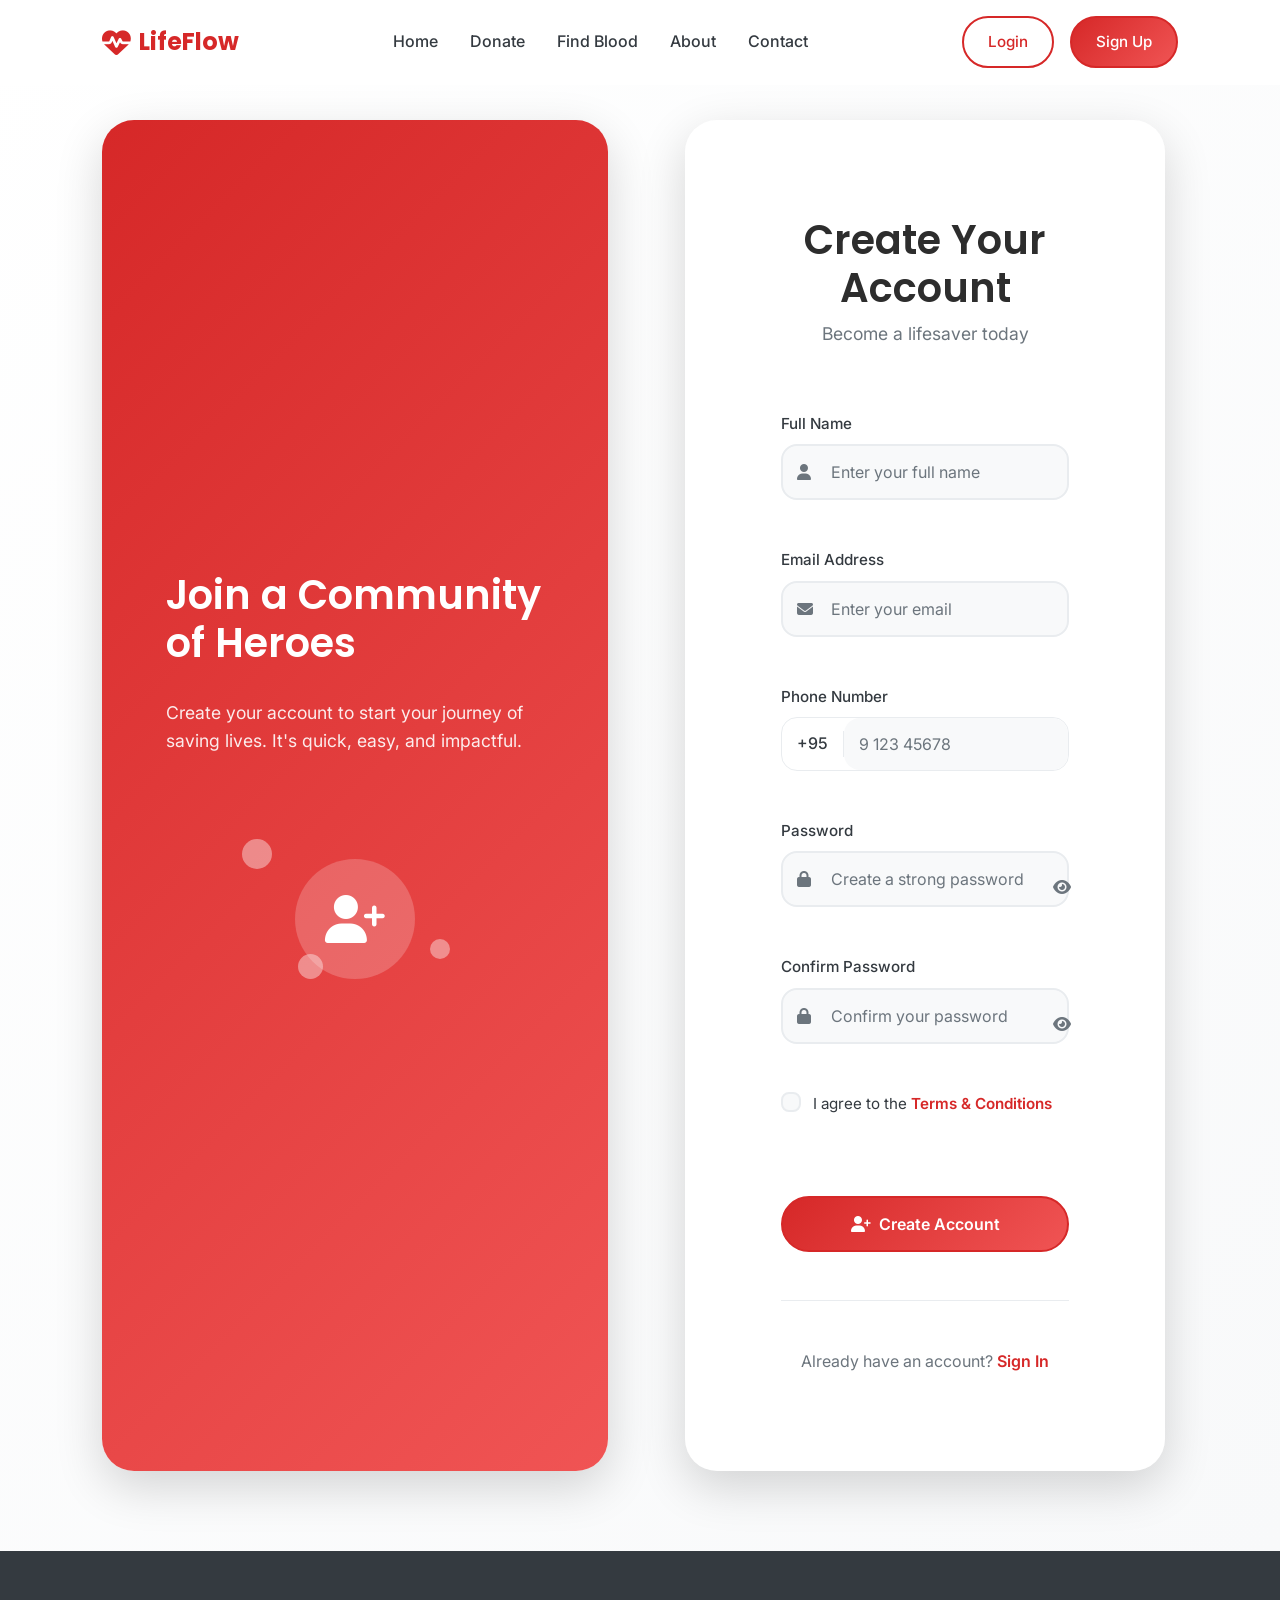
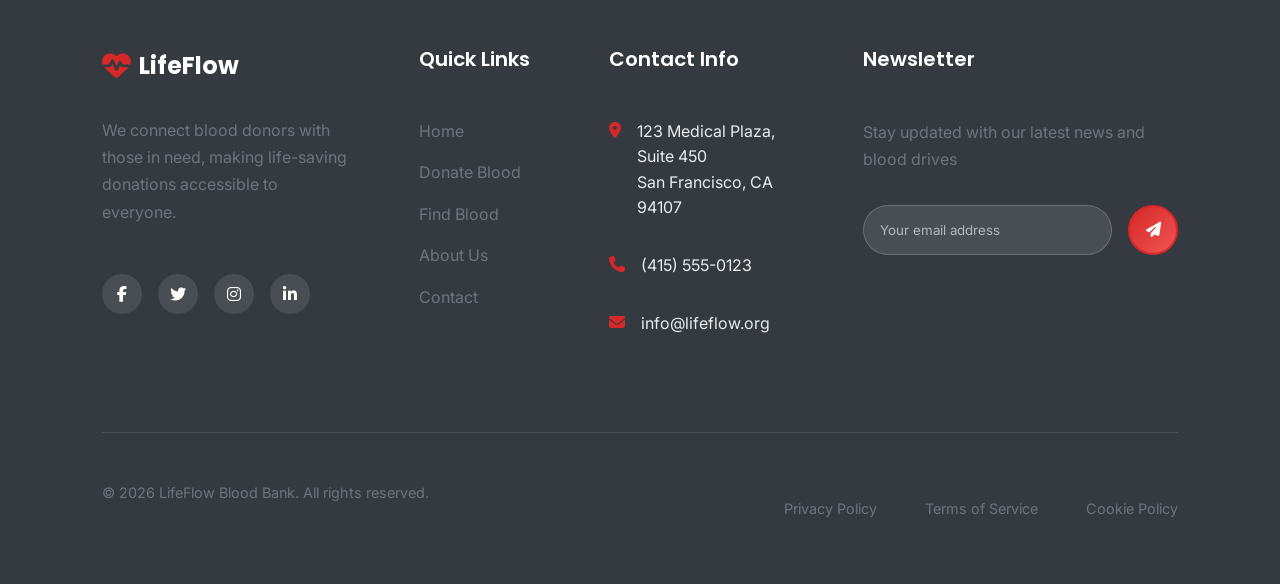
<file: register.html>
<!DOCTYPE html>
<html lang="en">
<head>
    <meta charset="UTF-8">
    <meta name="viewport" content="width=device-width, initial-scale=1.0">
    <title>Register | LifeFlow Blood Bank</title>
    
    <!-- Fonts -->
    <link rel="preconnect" href="https://fonts.googleapis.com">
    <link rel="preconnect" href="https://fonts.gstatic.com" crossorigin>
    <link href="https://fonts.googleapis.com/css2?family=Inter:wght@300;400;500;600;700&family=Poppins:wght@400;500;600;700&display=swap" rel="stylesheet">
    
    <!-- Font Awesome -->
    <link rel="stylesheet" href="https://cdnjs.cloudflare.com/ajax/libs/font-awesome/6.4.0/css/all.min.css">
    
    <!-- AOS -->
    <link href="https://unpkg.com/aos@2.3.1/dist/aos.css" rel="stylesheet">
    
    <!-- CSS Files -->
    <link rel="stylesheet" href="assets/css/style.css">
    <link rel="stylesheet" href="assets/css/animations.css">
    <link rel="stylesheet" href="assets/css/responsive.css">
    <link rel="stylesheet" href="assets/css/login.css">
    <link rel="stylesheet" href="assets/css/micro-interactions.css">

    <style>
        .phone-input-group { display: flex; align-items: center; border: 1px solid var(--light-gray); border-radius: var(--radius-md); background: white; transition: var(--transition-normal); }
        .phone-input-group:focus-within { border-color: var(--primary); box-shadow: 0 0 0 3px rgba(214, 40, 40, 0.1); }
        .phone-prefix { padding: 0 15px; color: var(--dark-gray); font-weight: 500; border-right: 1px solid var(--light-gray); }
        .phone-input-group input { border: none; padding-left: 15px; flex-grow: 1; }
        .phone-input-group input:focus { box-shadow: none; }
        .login-form .checkbox-container { margin-top: var(--spacing-md); }
        .login-form .btn-login { margin-top: var(--spacing-md); }
        .terms-link { color: var(--primary); font-weight: 600; text-decoration: none; }
    </style>
    
    <link rel="icon" type="image/x-icon" href="assets/images/icons/favicon.ico">
</head>
<body>
    <!-- Navbar -->
    <nav class="navbar">
        <div class="container">
            <a href="index.html" class="logo">
                <i class="fas fa-heartbeat"></i>
                <span>LifeFlow</span>
            </a>
            
            <div class="nav-links" id="navLinks">
                <a href="index.html" class="nav-link">Home</a>
                <a href="#" class="nav-link">Donate</a>
                <a href="#" class="nav-link">Find Blood</a>
                <a href="#" class="nav-link">About</a>
                <a href="#" class="nav-link">Contact</a>
            </div>
            
            <div class="nav-buttons">
                <a href="login.html" class="btn btn-outline">Login</a>
                <a href="register.html" class="btn btn-primary active">Sign Up</a>
            </div>
            
            <button class="menu-toggle" id="menuToggle">
                <i class="fas fa-bars"></i>
            </button>
        </div>
    </nav>

    <!-- Register Section -->
    <section class="login-section">
        <div class="container">
            <div class="login-container">
                <!-- Left Side - Illustration -->
                <div class="login-left" data-aos="fade-right">
                    <div class="login-illustration">
                        <div class="illustration-content">
                            <h2 class="illustration-title">Join a Community of Heroes</h2>
                            <p class="illustration-text">
                                Create your account to start your journey of saving lives. It's quick, easy, and impactful.
                            </p>
                            <div class="illustration-image">
                                <div class="login-heart">
                                    <i class="fas fa-user-plus"></i>
                                </div>
                                <div class="login-drops">
                                    <div class="drop"></div>
                                    <div class="drop"></div>
                                    <div class="drop"></div>
                                </div>
                            </div>
                        </div>
                    </div>
                </div>

                <!-- Right Side - Register Form -->
                <div class="login-right" data-aos="fade-left">
                    <div class="login-card">
                        <div class="login-header">
                            <h1 class="login-title">Create Your Account</h1>
                            <p class="login-subtitle">Become a lifesaver today</p>
                        </div>

                        <form class="login-form" id="registerForm" novalidate>
                            <div class="form-group">
                                <label for="fullName" class="form-label">Full Name</label>
                                <div class="input-group">
                                    <i class="fas fa-user"></i>
                                    <input type="text" id="fullName" name="fullName" placeholder="Enter your full name" required>
                                </div>
                                <div class="error-message" id="fullNameError"></div>
                            </div>

                            <div class="form-group">
                                <label for="email" class="form-label">Email Address</label>
                                <div class="input-group">
                                    <i class="fas fa-envelope"></i>
                                    <input type="email" id="email" name="email" placeholder="Enter your email" required>
                                </div>
                                <div class="error-message" id="emailError"></div>
                            </div>

                            <div class="form-group">
                                <label for="phone" class="form-label">Phone Number</label>
                                <div class="input-group phone-input-group">
                                    <span class="phone-prefix">+95</span>
                                    <input type="tel" id="phone" name="phone" placeholder="9 123 45678" required>
                                </div>
                                <div class="error-message" id="phoneError"></div>
                            </div>

                            <div class="form-group">
                                <label for="password" class="form-label">Password</label>
                                <div class="input-group">
                                    <i class="fas fa-lock"></i>
                                    <input type="password" id="password" name="password" placeholder="Create a strong password" required>
                                    <button type="button" class="toggle-password" id="togglePassword" aria-label="Toggle password visibility"><i class="fas fa-eye"></i></button>
                                </div>
                                <div class="error-message" id="passwordError"></div>
                            </div>

                            <div class="form-group">
                                <label for="confirmPassword" class="form-label">Confirm Password</label>
                                <div class="input-group">
                                    <i class="fas fa-lock"></i>
                                    <input type="password" id="confirmPassword" name="confirmPassword" placeholder="Confirm your password" required>
                                    <button type="button" class="toggle-password" id="toggleConfirmPassword" aria-label="Toggle password visibility"><i class="fas fa-eye"></i></button>
                                </div>
                                <div class="error-message" id="confirmPasswordError"></div>
                            </div>

                            <div class="form-group">
                                <label class="checkbox-container">
                                    <input type="checkbox" id="terms" name="terms" required>
                                    <span class="checkmark"></span>
                                    <span class="checkbox-label">I agree to the <a href="#" class="terms-link">Terms & Conditions</a></span>
                                </label>
                                <div class="error-message" id="termsError"></div>
                            </div>

                            <button type="submit" class="btn btn-primary btn-login" id="submitBtn">
                                <i class="fas fa-user-plus"></i>
                                Create Account
                            </button>

                            <div class="login-footer">
                                <p>Already have an account? <a href="login.html" class="signup-link">Sign In</a></p>
                            </div>
                        </form>
                    </div>
                </div>
            </div>
        </div>
    </section>

    <!-- Success Modal -->
    <div class="modal-overlay" id="successModal" style="display: none;">
        <div class="modal-content">
            <div class="modal-success">
                <div class="success-icon">
                    <i class="fas fa-check-circle"></i>
                </div>
                <h2 class="modal-title">Registration Successful!</h2>
                <p class="modal-text">Welcome to the LifeFlow community. Your account has been created successfully.</p>
                <div class="success-details">
                    <p>You can now:</p>
                    <ul>
                        <li><i class="fas fa-check"></i> Schedule blood donations</li>
                        <li><i class="fas fa-check"></i> Track your donation history</li>
                        <li><i class="fas fa-check"></i> Find blood donation centers</li>
                        <li><i class="fas fa-check"></i> Receive important updates</li>
                    </ul>
                </div>
                <div class="modal-actions">
                    <a href="index.html" class="btn btn-outline">Return Home</a>
                    <a href="login.html" class="btn btn-primary">Login Now</a>
                </div>
            </div>
        </div>
    </div>

    <!-- Footer -->
    <footer class="footer">
        <div class="container">
            <div class="footer-grid">
                <div class="footer-col">
                    <a href="index.html" class="footer-logo">
                        <i class="fas fa-heartbeat"></i>
                        <span>LifeFlow</span>
                    </a>
                    <p class="footer-desc">
                        We connect blood donors with those in need, making life-saving donations accessible to everyone.
                    </p>
                    <div class="social-links">
                        <a href="#" class="social-link"><i class="fab fa-facebook-f"></i></a>
                        <a href="#" class="social-link"><i class="fab fa-twitter"></i></a>
                        <a href="#" class="social-link"><i class="fab fa-instagram"></i></a>
                        <a href="#" class="social-link"><i class="fab fa-linkedin-in"></i></a>
                    </div>
                </div>
                
                <div class="footer-col">
                    <h3 class="footer-title">Quick Links</h3>
                    <ul class="footer-links">
                        <li><a href="index.html">Home</a></li>
                        <li><a href="#">Donate Blood</a></li>
                        <li><a href="#">Find Blood</a></li>
                        <li><a href="#">About Us</a></li>
                        <li><a href="#">Contact</a></li>
                    </ul>
                </div>
                
                <div class="footer-col">
                    <h3 class="footer-title">Contact Info</h3>
                    <ul class="footer-contact">
                        <li>
                            <i class="fas fa-map-marker-alt"></i>
                            <span>123 Medical Plaza, Suite 450<br>San Francisco, CA 94107</span>
                        </li>
                        <li>
                            <i class="fas fa-phone"></i>
                            <span>(415) 555-0123</span>
                        </li>
                        <li>
                            <i class="fas fa-envelope"></i>
                            <span>info@lifeflow.org</span>
                        </li>
                    </ul>
                </div>
                
                <div class="footer-col">
                    <h3 class="footer-title">Newsletter</h3>
                    <p class="footer-newsletter">Stay updated with our latest news and blood drives</p>
                    <form class="newsletter-form">
                        <input type="email" placeholder="Your email address" required>
                        <button type="submit" class="btn btn-primary">
                            <i class="fas fa-paper-plane"></i>
                        </button>
                    </form>
                </div>
            </div>
            
            <div class="footer-bottom">
                <p class="copyright">© 2023 LifeFlow Blood Bank. All rights reserved.</p>
                <div class="footer-bottom-links">
                    <a href="#">Privacy Policy</a>
                    <a href="#">Terms of Service</a>
                    <a href="#">Cookie Policy</a>
                </div>
            </div>
        </div>
    </footer>

    <!-- Scripts -->
    <script src="https://unpkg.com/aos@2.3.1/dist/aos.js"></script>
    <script src="assets/js/main.js"></script>
    <script src="assets/js/form-helpers.js"></script>
    <script src="assets/js/register.js"></script>
    <script src="assets/js/micro-interactions.js"></script>
    
    <script>
        // Initialize AOS
        AOS.init({
            duration: 800,
            once: true,
            offset: 100
        });
    </script>
</body>
</html>
</file>
<file: assets/css/style.css>
/* ===== CSS Variables ===== */
:root {
    /* Colors */
    --primary: #d62828;
    --primary-dark: #b21e1e;
    --primary-light: #f05454;
    --secondary: #ffffff;
    --accent: #2d2d2d;
    --background: #f8f9fa;
    --light-gray: #e9ecef;
    --medium-gray: #6c757d;
    --dark-gray: #343a40;
    --success: #28a745;
    --warning: #ffc107;
    --danger: #dc3545;
    --info: #17a2b8;

    /* Gradients */
    --gradient-primary: linear-gradient(135deg, var(--primary), var(--primary-light));
    --gradient-light: linear-gradient(135deg, #ffffff, var(--background));

    /* Shadows */
    --shadow-sm: 0 2px 8px rgba(0, 0, 0, 0.05);
    --shadow-md: 0 4px 16px rgba(0, 0, 0, 0.08);
    --shadow-lg: 0 8px 32px rgba(0, 0, 0, 0.12);
    --shadow-xl: 0 16px 48px rgba(0, 0, 0, 0.16);

    /* Glass Effect */
    --glass-bg: rgba(255, 255, 255, 0.85);
    --glass-border: 1px solid rgba(255, 255, 255, 0.2);
    --glass-shadow: 0 8px 32px rgba(0, 0, 0, 0.1);

    /* Typography */
    --font-primary: "Inter", -apple-system, BlinkMacSystemFont, sans-serif;
    --font-heading: "Poppins", -apple-system, BlinkMacSystemFont, sans-serif;

    /* Spacing */
    --spacing-xs: 0.5rem;
    --spacing-sm: 1rem;
    --spacing-md: 2rem;
    --spacing-lg: 3rem;
    --spacing-xl: 4rem;
    --spacing-xxl: 6rem;

    /* Border Radius */
    --radius-sm: 8px;
    --radius-md: 16px;
    --radius-lg: 24px;
    --radius-xl: 32px;
    --radius-pill: 9999px;

    /* Transitions */
    --transition-fast: 0.2s ease;
    --transition-normal: 0.3s ease;
    --transition-slow: 0.5s ease;
}

/* ===== Reset & Base Styles ===== */
* {
    margin: 0;
    padding: 0;
    box-sizing: border-box;
}

html {
    scroll-behavior: smooth;
}

body {
    font-family: var(--font-primary);
    background-color: var(--background);
    color: var(--accent);
    line-height: 1.6;
    overflow-x: hidden;
}

h1,
h2,
h3,
h4,
h5,
h6 {
    font-family: var(--font-heading);
    font-weight: 600;
    line-height: 1.2;
    margin-bottom: var(--spacing-md);
}

p {
    margin-bottom: var(--spacing-md);
}

a {
    text-decoration: none;
    color: inherit;
    transition: var(--transition-normal);
}

img {
    max-width: 100%;
    height: auto;
}

.container {
    width: 100%;
    max-width: 1200px;
    margin: 0 auto;
    padding: 0 var(--spacing-md);
}

section {
    padding: var(--spacing-xxl) 0;
}

/* ===== Buttons ===== */
.btn {
    display: inline-flex;
    align-items: center;
    justify-content: center;
    gap: var(--spacing-xs);
    padding: 0.75rem 1.5rem;
    border-radius: var(--radius-pill);
    font-family: var(--font-primary);
    font-weight: 500;
    font-size: 0.95rem;
    cursor: pointer;
    transition: var(--transition-normal);
    border: 2px solid transparent;
    outline: none;
    text-align: center;
}

.btn-primary {
    background: var(--gradient-primary);
    color: var(--secondary);
    border-color: var(--primary);
}

.btn-primary:hover {
    background: var(--primary-dark);
    transform: translateY(-2px);
    box-shadow: var(--shadow-md);
}

.btn-outline {
    background: transparent;
    color: var(--primary);
    border-color: var(--primary);
}

.btn-outline:hover {
    background: var(--primary);
    color: var(--secondary);
    transform: translateY(-2px);
}

.btn-large {
    padding: 1rem 2rem;
    font-size: 1rem;
}

.btn-cta {
    padding: 1.25rem 3rem;
    font-size: 1.1rem;
    font-weight: 600;
}

/* ===== Navbar ===== */
.navbar {
    position: fixed;
    top: 0;
    left: 0;
    width: 100%;
    z-index: 1000;
    padding: 1rem 0;
    transition: var(--transition-normal);
    background: var(--glass-bg);
    backdrop-filter: blur(10px);
    border-bottom: var(--glass-border);
}

.navbar.scrolled {
    background: var(--secondary);
    box-shadow: var(--shadow-sm);
    padding: 0.75rem 0;
}

.navbar .container {
    display: flex;
    align-items: center;
    justify-content: space-between;
}

.logo {
    display: flex;
    align-items: center;
    gap: var(--spacing-xs);
    font-family: var(--font-heading);
    font-size: 1.5rem;
    font-weight: 700;
    color: var(--primary);
}

.logo i {
    font-size: 1.8rem;
}

.nav-links {
    display: flex;
    gap: var(--spacing-md);
    align-items: center;
}

.nav-link {
    font-weight: 500;
    color: var(--dark-gray);
    position: relative;
    padding: 0.5rem 0;
}

.nav-link:hover {
    color: var(--primary);
}

.nav-link.active {
    color: var(--primary);
}

.nav-link.active::after {
    content: "";
    position: absolute;
    bottom: 0;
    left: 0;
    width: 100%;
    height: 2px;
    background: var(--primary);
    border-radius: var(--radius-pill);
}

.nav-buttons {
    display: flex;
    gap: var(--spacing-sm);
    align-items: center;
}

.menu-toggle {
    display: none;
    background: none;
    border: none;
    font-size: 1.5rem;
    color: var(--dark-gray);
    cursor: pointer;
    padding: 0.5rem;
}

/* ===== Hero Section ===== */
.hero {
    min-height: 100vh;
    display: flex;
    align-items: center;
    position: relative;
    padding-top: 80px;
    overflow: hidden;
}

.hero-background {
    position: absolute;
    top: 0;
    left: 0;
    width: 100%;
    height: 100%;
    z-index: -1;
    background: var(--gradient-light);
}

.floating-shapes {
    position: absolute;
    width: 100%;
    height: 100%;
}

.shape {
    position: absolute;
    border-radius: 50%;
    background: linear-gradient(135deg, rgba(214, 40, 40, 0.1), rgba(240, 84, 84, 0.05));
    animation: float 6s ease-in-out infinite;
}

.shape-1 {
    width: 300px;
    height: 300px;
    top: 10%;
    left: 5%;
    animation-delay: 0s;
}

.shape-2 {
    width: 200px;
    height: 200px;
    top: 60%;
    right: 10%;
    animation-delay: 2s;
}

.shape-3 {
    width: 150px;
    height: 150px;
    bottom: 20%;
    left: 20%;
    animation-delay: 4s;
}

.shape-4 {
    width: 100px;
    height: 100px;
    top: 30%;
    right: 25%;
    animation-delay: 1s;
}

.blood-drops {
    position: absolute;
    width: 100%;
    height: 100%;
}

.drop {
    position: absolute;
    background: var(--primary);
    border-radius: 50%;
    animation: dropFloat 8s ease-in-out infinite;
}

.drop-1 {
    width: 20px;
    height: 20px;
    top: 20%;
    left: 15%;
    animation-delay: 0s;
}

.drop-2 {
    width: 15px;
    height: 15px;
    top: 40%;
    right: 20%;
    animation-delay: 1s;
}

.drop-3 {
    width: 25px;
    height: 25px;
    bottom: 30%;
    left: 30%;
    animation-delay: 2s;
}

.drop-4 {
    width: 12px;
    height: 12px;
    top: 60%;
    right: 35%;
    animation-delay: 3s;
}

.drop-5 {
    width: 18px;
    height: 18px;
    bottom: 40%;
    right: 15%;
    animation-delay: 4s;
}

.hero .container {
    display: grid;
    grid-template-columns: 1fr 1fr;
    gap: var(--spacing-xl);
    align-items: center;
}

.hero-content {
    max-width: 600px;
}

.hero-title {
    font-size: 3.5rem;
    margin-bottom: var(--spacing-md);
    line-height: 1.1;
}

.gradient-text {
    background: var(--gradient-primary);
    -webkit-background-clip: text;
    -webkit-text-fill-color: transparent;
    background-clip: text;
}

.hero-subtitle {
    font-size: 1.25rem;
    color: var(--medium-gray);
    margin-bottom: var(--spacing-lg);
}

.hero-buttons {
    display: flex;
    gap: var(--spacing-md);
    flex-wrap: wrap;
}

.hero-image {
    position: relative;
}

.image-container {
    position: relative;
    width: 100%;
    height: 500px;
}

.image-placeholder {
    width: 100%;
    height: 100%;
    border-radius: var(--radius-lg);
    background: var(--gradient-light);
    box-shadow: var(--shadow-xl);
    position: relative;
    overflow: hidden;
}

.illustration {
    position: absolute;
    width: 100%;
    height: 100%;
    display: flex;
    align-items: center;
    justify-content: center;
}

.donor {
    width: 200px;
    height: 300px;
    background: linear-gradient(135deg, rgba(255, 255, 255, 0.9), rgba(255, 255, 255, 0.7));
    border-radius: var(--radius-lg);
    position: relative;
    box-shadow: var(--shadow-lg);
}

.blood-bag {
    position: absolute;
    top: 50%;
    right: 30%;
    width: 80px;
    height: 120px;
    background: var(--primary);
    border-radius: 20px;
    transform: rotate(15deg);
    box-shadow: var(--shadow-md);
}

.heart {
    position: absolute;
    top: 20%;
    left: 30%;
    width: 60px;
    height: 60px;
    background: var(--primary-light);
    border-radius: 50%;
    display: flex;
    align-items: center;
    justify-content: center;
    color: white;
    font-size: 1.5rem;
    box-shadow: var(--shadow-md);
}

.heart::before {
    content: "❤️";
}

/* ===== Statistics Section ===== */
.stats-section {
    background: var(--secondary);
    box-shadow: var(--shadow-sm);
    border-radius: var(--radius-lg);
    margin-top: -100px;
    position: relative;
    z-index: 2;
}

.stats-grid {
    display: grid;
    grid-template-columns: repeat(4, 1fr);
    gap: var(--spacing-lg);
    text-align: center;
}

.stat-card {
    padding: var(--spacing-lg);
}

.stat-icon {
    width: 80px;
    height: 80px;
    background: linear-gradient(135deg, rgba(214, 40, 40, 0.1), rgba(240, 84, 84, 0.05));
    border-radius: 50%;
    display: flex;
    align-items: center;
    justify-content: center;
    margin: 0 auto var(--spacing-md);
    font-size: 2rem;
    color: var(--primary);
}

.stat-number {
    font-size: 3rem;
    font-weight: 700;
    color: var(--primary);
    margin-bottom: var(--spacing-xs);
}

.stat-label {
    color: var(--medium-gray);
    font-weight: 500;
}

/* ===== Why Donate Section ===== */
.why-donate-section {
    background: var(--background);
}

.section-header {
    text-align: center;
    max-width: 700px;
    margin: 0 auto var(--spacing-xl);
}

.section-title {
    font-size: 2.5rem;
    color: var(--accent);
    margin-bottom: var(--spacing-sm);
}

.section-subtitle {
    font-size: 1.1rem;
    color: var(--medium-gray);
    max-width: 500px;
    margin: 0 auto;
}

.cards-grid {
    display: grid;
    grid-template-columns: repeat(3, 1fr);
    gap: var(--spacing-lg);
}

.why-card {
    background: var(--secondary);
    padding: var(--spacing-xl);
    border-radius: var(--radius-lg);
    box-shadow: var(--shadow-md);
    transition: var(--transition-normal);
    text-align: center;
}

.why-card:hover {
    transform: translateY(-10px);
    box-shadow: var(--shadow-xl);
}

.card-icon {
    width: 80px;
    height: 80px;
    background: linear-gradient(135deg, rgba(214, 40, 40, 0.1), rgba(240, 84, 84, 0.05));
    border-radius: 50%;
    display: flex;
    align-items: center;
    justify-content: center;
    margin: 0 auto var(--spacing-md);
    font-size: 2rem;
    color: var(--primary);
    transition: var(--transition-normal);
}

.why-card:hover .card-icon {
    background: var(--gradient-primary);
    color: var(--secondary);
}

.card-title {
    font-size: 1.5rem;
    margin-bottom: var(--spacing-sm);
}

.card-text {
    color: var(--medium-gray);
    line-height: 1.7;
}

/* ===== Blood Types Section ===== */
.blood-types-section {
    background: var(--secondary);
}

.blood-grid {
    display: grid;
    grid-template-columns: repeat(4, 1fr);
    gap: var(--spacing-md);
}

.blood-card {
    background: var(--background);
    padding: var(--spacing-lg);
    border-radius: var(--radius-lg);
    text-align: center;
    border: 2px solid transparent;
    transition: var(--transition-normal);
    cursor: pointer;
}

.blood-card:hover {
    transform: translateY(-5px);
    border-color: var(--primary);
    box-shadow: var(--shadow-lg);
}

.blood-icon {
    width: 60px;
    height: 60px;
    background: var(--primary);
    border-radius: 50%;
    display: flex;
    align-items: center;
    justify-content: center;
    margin: 0 auto var(--spacing-md);
    color: var(--secondary);
    font-size: 1.5rem;
    font-weight: 700;
}

.blood-title {
    font-size: 1.25rem;
    margin-bottom: var(--spacing-xs);
}

.blood-desc {
    color: var(--medium-gray);
    font-size: 0.9rem;
    margin-bottom: var(--spacing-sm);
}

.blood-status {
    display: inline-block;
    padding: 0.25rem 0.75rem;
    border-radius: var(--radius-pill);
    font-size: 0.85rem;
    font-weight: 500;
}

.blood-status.urgent {
    background: rgba(255, 107, 107, 0.2);
    color: #ff6b6b;
}

.blood-status.critical {
    background: rgba(255, 43, 43, 0.2);
    color: #ff2b2b;
}

.blood-status.moderate {
    background: rgba(255, 193, 7, 0.2);
    color: #ffc107;
}

.blood-status.low {
    background: rgba(40, 167, 69, 0.2);
    color: #28a745;
}

/* ===== Process Section ===== */
.process-section {
    background: var(--gradient-light);
}

.process-timeline {
    position: relative;
    max-width: 800px;
    margin: 0 auto;
}

.process-step {
    display: flex;
    align-items: center;
    gap: var(--spacing-lg);
    margin-bottom: var(--spacing-xl);
    position: relative;
}

.step-number {
    width: 60px;
    height: 60px;
    background: var(--gradient-primary);
    border-radius: 50%;
    display: flex;
    align-items: center;
    justify-content: center;
    color: var(--secondary);
    font-size: 1.5rem;
    font-weight: 700;
    flex-shrink: 0;
    z-index: 2;
}

.step-content {
    background: var(--secondary);
    padding: var(--spacing-lg);
    border-radius: var(--radius-lg);
    flex: 1;
    box-shadow: var(--shadow-md);
}

.step-icon {
    width: 50px;
    height: 50px;
    background: linear-gradient(135deg, rgba(214, 40, 40, 0.1), rgba(240, 84, 84, 0.05));
    border-radius: 50%;
    display: flex;
    align-items: center;
    justify-content: center;
    margin-bottom: var(--spacing-md);
    font-size: 1.5rem;
    color: var(--primary);
}

.step-title {
    font-size: 1.25rem;
    margin-bottom: var(--spacing-xs);
}

.step-desc {
    color: var(--medium-gray);
}

/* ===== Testimonials Section ===== */
.testimonials-section {
    background: var(--secondary);
}

.testimonials-swiper {
    max-width: 900px;
    margin: 0 auto;
    padding: 0 var(--spacing-md);
}

.testimonial-card {
    background: var(--background);
    padding: var(--spacing-xl);
    border-radius: var(--radius-lg);
    box-shadow: var(--shadow-md);
    height: 300px;
    display: flex;
    flex-direction: column;
    justify-content: space-between;
}

.testimonial-content {
    font-size: 1.1rem;
    line-height: 1.7;
    color: var(--dark-gray);
    font-style: italic;
    margin-bottom: var(--spacing-lg);
}

.testimonial-author {
    display: flex;
    align-items: center;
    gap: var(--spacing-md);
}

.author-image {
    width: 60px;
    height: 60px;
    border-radius: 50%;
    overflow: hidden;
    flex-shrink: 0;
}

.author-image img {
    width: 100%;
    height: 100%;
    object-fit: cover;
}

.author-info h4 {
    margin-bottom: 0.25rem;
    font-size: 1.1rem;
}

.author-info p {
    color: var(--medium-gray);
    margin-bottom: 0;
    font-size: 0.9rem;
}

/* ===== CTA Section ===== */
.cta-section {
    background: var(--gradient-primary);
    color: var(--secondary);
    text-align: center;
    position: relative;
    overflow: hidden;
}

.cta-content {
    position: relative;
    z-index: 2;
    max-width: 700px;
    margin: 0 auto;
}

.cta-title {
    font-size: 3rem;
    margin-bottom: var(--spacing-sm);
    color: var(--secondary);
}

.cta-subtitle {
    font-size: 1.25rem;
    margin-bottom: var(--spacing-lg);
    opacity: 0.9;
}

/* ===== Footer ===== */
.footer {
    background: var(--dark-gray);
    color: var(--light-gray);
    padding: var(--spacing-xxl) 0 var(--spacing-lg);
}

.footer-grid {
    display: grid;
    grid-template-columns: 2fr 1fr 1.5fr 1.5fr;
    gap: var(--spacing-xl);
    margin-bottom: var(--spacing-xl);
}

.footer-logo {
    display: flex;
    align-items: center;
    gap: var(--spacing-xs);
    font-family: var(--font-heading);
    font-size: 1.5rem;
    font-weight: 700;
    color: var(--secondary);
    margin-bottom: var(--spacing-md);
}

.footer-logo i {
    color: var(--primary);
    font-size: 1.8rem;
}

.footer-desc {
    color: var(--medium-gray);
    margin-bottom: var(--spacing-lg);
    line-height: 1.7;
}

.social-links {
    display: flex;
    gap: var(--spacing-sm);
}

.social-link {
    width: 40px;
    height: 40px;
    background: rgba(255, 255, 255, 0.1);
    border-radius: 50%;
    display: flex;
    align-items: center;
    justify-content: center;
    color: var(--secondary);
    transition: var(--transition-normal);
}

.social-link:hover {
    background: var(--primary);
    transform: translateY(-3px);
}

.footer-title {
    font-size: 1.25rem;
    margin-bottom: var(--spacing-lg);
    color: var(--secondary);
}

.footer-links {
    list-style: none;
}

.footer-links li {
    margin-bottom: var(--spacing-sm);
}

.footer-links a {
    color: var(--medium-gray);
    transition: var(--transition-normal);
}

.footer-links a:hover {
    color: var(--primary);
    padding-left: 5px;
}

.footer-contact {
    list-style: none;
}

.footer-contact li {
    display: flex;
    gap: var(--spacing-sm);
    margin-bottom: var(--spacing-md);
    align-items: flex-start;
}

.footer-contact i {
    color: var(--primary);
    margin-top: 3px;
    flex-shrink: 0;
}

.footer-newsletter {
    color: var(--medium-gray);
    margin-bottom: var(--spacing-md);
    line-height: 1.7;
}

.newsletter-form {
    display: flex;
    gap: var(--spacing-sm);
}

.newsletter-form input {
    flex: 1;
    padding: 0.75rem 1rem;
    border-radius: var(--radius-pill);
    border: 1px solid rgba(255, 255, 255, 0.2);
    background: rgba(255, 255, 255, 0.1);
    color: var(--secondary);
    font-family: var(--font-primary);
    outline: none;
}

.newsletter-form input::placeholder {
    color: rgba(255, 255, 255, 0.6);
}

.newsletter-form .btn {
    width: 50px;
    height: 50px;
    padding: 0;
}

.footer-bottom {
    padding-top: var(--spacing-lg);
    border-top: 1px solid rgba(255, 255, 255, 0.1);
    display: flex;
    justify-content: space-between;
    align-items: center;
    flex-wrap: wrap;
    gap: var(--spacing-md);
}

.copyright {
    color: var(--medium-gray);
    font-size: 0.9rem;
}

.footer-bottom-links {
    display: flex;
    gap: var(--spacing-lg);
}

.footer-bottom-links a {
    color: var(--medium-gray);
    font-size: 0.9rem;
    transition: var(--transition-normal);
}

.footer-bottom-links a:hover {
    color: var(--primary);
}

.splide__slide img {
    width: 100%;
    height: 100%;
    object-fit: cover;
}

.splide__slide {
    opacity: 0.6;
}

.splide__slide.is-active {
    opacity: 1;
}

.stat-card {
    display: flex;
    flex-direction: column;
    align-items: center;
    text-align: center;
    border: 1px solid #ccc;
    border-radius: 8px;
    padding: 20px;
    margin: 10px;
    background-color: #fff;
    box-shadow: 0 2px 4px rgba(0, 0, 0, 0.1);
}

.stat-icon {
    font-size: 24px;
    margin-bottom: 10px;
}

.stat-number {
    font-size: 24px;
    font-weight: bold;
    margin-bottom: 5px;
}

.stat-label {
    font-size: 14px;
    color: #666;
}
</file>
<file: assets/css/animations.css>
/* ===== Animations ===== */

/* Floating Animation for Shapes */
@keyframes float {
    0%, 100% {
        transform: translateY(0) translateX(0);
    }
    25% {
        transform: translateY(-20px) translateX(10px);
    }
    50% {
        transform: translateY(-10px) translateX(20px);
    }
    75% {
        transform: translateY(20px) translateX(-10px);
    }
}

/* Blood Drop Floating */
@keyframes dropFloat {
    0%, 100% {
        transform: translateY(0) scale(1);
        opacity: 0.6;
    }
    25% {
        transform: translateY(-30px) translateX(10px) scale(1.1);
        opacity: 0.8;
    }
    50% {
        transform: translateY(-15px) translateX(-20px) scale(1);
        opacity: 0.6;
    }
    75% {
        transform: translateY(20px) translateX(15px) scale(0.9);
        opacity: 0.4;
    }
}

/* Ripple Effect for Buttons */
@keyframes ripple {
    0% {
        transform: scale(0);
        opacity: 1;
    }
    100% {
        transform: scale(4);
        opacity: 0;
    }
}

/* Pulse Animation */
@keyframes pulse {
    0%, 100% {
        transform: scale(1);
        opacity: 1;
    }
    50% {
        transform: scale(1.05);
        opacity: 0.8;
    }
}

/* Slide Up Animation */
@keyframes slideUp {
    from {
        transform: translateY(30px);
        opacity: 0;
    }
    to {
        transform: translateY(0);
        opacity: 1;
    }
}

/* Slide In Right Animation */
@keyframes slideInRight {
    from {
        transform: translateX(30px);
        opacity: 0;
    }
    to {
        transform: translateX(0);
        opacity: 1;
    }
}

/* Fade In Animation */
@keyframes fadeIn {
    from {
        opacity: 0;
    }
    to {
        opacity: 1;
    }
}

/* Scale In Animation */
@keyframes scaleIn {
    from {
        transform: scale(0.9);
        opacity: 0;
    }
    to {
        transform: scale(1);
        opacity: 1;
    }
}

/* Blood Card Glow */
@keyframes bloodGlow {
    0%, 100% {
        box-shadow: 0 0 10px rgba(214, 40, 40, 0.3);
    }
    50% {
        box-shadow: 0 0 20px rgba(214, 40, 40, 0.6);
    }
}

/* Heart Beat Animation */
@keyframes heartbeat {
    0%, 100% {
        transform: scale(1);
    }
    25% {
        transform: scale(1.1);
    }
    50% {
        transform: scale(1);
    }
    75% {
        transform: scale(1.05);
    }
}

/* Number Counter Animation */
@keyframes countUp {
    from {
        transform: translateY(10px);
        opacity: 0;
    }
    to {
        transform: translateY(0);
        opacity: 1;
    }
}

/* ===== Animation Classes ===== */
.animate-float {
    animation: float 6s ease-in-out infinite;
}

.animate-pulse {
    animation: pulse 2s ease-in-out infinite;
}

.animate-slide-up {
    animation: slideUp 0.6s ease-out forwards;
}

.animate-slide-right {
    animation: slideInRight 0.6s ease-out forwards;
}

.animate-fade-in {
    animation: fadeIn 0.8s ease-out forwards;
}

.animate-scale-in {
    animation: scaleIn 0.6s ease-out forwards;
}

.animate-heartbeat {
    animation: heartbeat 1s ease-in-out infinite;
}

/* ===== Hover Effects ===== */
.hover-grow {
    transition: transform var(--transition-normal);
}

.hover-grow:hover {
    transform: scale(1.05);
}

.hover-lift {
    transition: transform var(--transition-normal);
}

.hover-lift:hover {
    transform: translateY(-5px);
}

.hover-glow {
    transition: box-shadow var(--transition-normal);
}

.hover-glow:hover {
    box-shadow: var(--shadow-lg) !important;
}

.hover-primary {
    transition: all var(--transition-normal);
}

.hover-primary:hover {
    background: var(--gradient-primary) !important;
    color: var(--secondary) !important;
}

/* ===== Blood Card Animations ===== */
.blood-card.urgent-need {
    animation: bloodGlow 2s ease-in-out infinite;
}

.blood-card.critical-need {
    animation: bloodGlow 1s ease-in-out infinite;
}

/* ===== Button Ripple Effect ===== */
.btn {
    position: relative;
    overflow: hidden;
}

.btn::after {
    content: '';
    position: absolute;
    top: 50%;
    left: 50%;
    width: 5px;
    height: 5px;
    background: rgba(255, 255, 255, 0.5);
    opacity: 0;
    border-radius: 100%;
    transform: scale(1, 1) translate(-50%);
    transform-origin: 50% 50%;
}

.btn:focus:not(:active)::after {
    animation: ripple 1s ease-out;
}

/* ===== Loading Animation ===== */
.loading-spinner {
    width: 40px;
    height: 40px;
    border: 3px solid var(--light-gray);
    border-top-color: var(--primary);
    border-radius: 50%;
    animation: spin 1s linear infinite;
}

@keyframes spin {
    to {
        transform: rotate(360deg);
    }
}

/* ===== Page Transition ===== */
.page-transition {
    animation: fadeIn 0.5s ease-out forwards;
}

/* ===== Staggered Animation Delays ===== */
.stagger-1 { animation-delay: 0.1s; }
.stagger-2 { animation-delay: 0.2s; }
.stagger-3 { animation-delay: 0.3s; }
.stagger-4 { animation-delay: 0.4s; }
.stagger-5 { animation-delay: 0.5s; }
.stagger-6 { animation-delay: 0.6s; }
.stagger-7 { animation-delay: 0.7s; }
.stagger-8 { animation-delay: 0.8s; }

/* ===== Responsive Animation Adjustments ===== */
@media (max-width: 768px) {
    .animate-slide-right {
        animation: slideUp 0.6s ease-out forwards;
    }
    
    .blood-card.urgent-need,
    .blood-card.critical-need {
        animation: none;
    }
    
    .blood-card.urgent-need:hover,
    .blood-card.critical-need:hover {
        animation: bloodGlow 2s ease-in-out infinite;
    }
}
</file>
<file: assets/css/responsive.css>
/* ===== Responsive Design ===== */

/* Large Desktops (1200px and up) */
@media (min-width: 1200px) {
    .container {
        max-width: 1140px;
    }
}

/* Tablets and Small Desktops (992px to 1199px) */
@media (max-width: 1199px) {
    .hero-title {
        font-size: 3rem;
    }
    
    .section-title {
        font-size: 2.25rem;
    }
    
    .stats-grid {
        grid-template-columns: repeat(2, 1fr);
    }
    
    .blood-grid {
        grid-template-columns: repeat(2, 1fr);
    }
    
    .footer-grid {
        grid-template-columns: 1fr 1fr;
        gap: var(--spacing-xl);
    }
}

/* Tablets (768px to 991px) */
@media (max-width: 991px) {
    :root {
        --spacing-xl: 3rem;
        --spacing-xxl: 4rem;
    }
    
    section {
        padding: var(--spacing-xl) 0;
    }
    
    .hero .container {
        grid-template-columns: 1fr;
        text-align: center;
        gap: var(--spacing-lg);
    }
    
    .hero-content {
        max-width: 100%;
        margin-bottom: var(--spacing-xl);
    }
    
    .hero-title {
        font-size: 2.5rem;
    }
    
    .hero-subtitle {
        font-size: 1.1rem;
    }
    
    .hero-buttons {
        justify-content: center;
    }
    
    .cards-grid {
        grid-template-columns: repeat(2, 1fr);
        gap: var(--spacing-md);
    }
    
    .cta-title {
        font-size: 2.5rem;
    }
    
    .process-step {
        flex-direction: column;
        text-align: center;
        gap: var(--spacing-md);
    }
    
    .process-step::before {
        display: none;
    }
}

/* Mobile (576px to 767px) */
@media (max-width: 767px) {
    :root {
        --spacing-lg: 2rem;
        --spacing-xl: 2.5rem;
    }
    
    .navbar .nav-links,
    .navbar .nav-buttons {
        display: none;
    }
    
    .menu-toggle {
        display: block;
    }
    
    .navbar.active .nav-links,
    .navbar.active .nav-buttons {
        display: flex;
        flex-direction: column;
        position: absolute;
        top: 100%;
        left: 0;
        width: 100%;
        background: var(--secondary);
        padding: var(--spacing-md);
        box-shadow: var(--shadow-md);
        animation: slideDown 0.3s ease-out;
    }
    
    .navbar.active .nav-links {
        margin-bottom: var(--spacing-md);
    }
    
    .navbar.active .nav-link {
        padding: 0.75rem 0;
        width: 100%;
        text-align: center;
    }
    
    .navbar.active .nav-buttons {
        flex-direction: column;
        gap: var(--spacing-sm);
    }
    
    .stats-section {
        margin-top: -60px;
    }
    
    .stats-grid {
        grid-template-columns: 1fr;
        gap: var(--spacing-md);
    }
    
    .stat-card {
        padding: var(--spacing-md);
    }
    
    .stat-number {
        font-size: 2.5rem;
    }
    
    .cards-grid {
        grid-template-columns: 1fr;
        gap: var(--spacing-md);
    }
    
    .blood-grid {
        grid-template-columns: repeat(2, 1fr);
        gap: var(--spacing-sm);
    }
    
    .cta-title {
        font-size: 2rem;
    }
    
    .cta-subtitle {
        font-size: 1rem;
    }
    
    .footer-grid {
        grid-template-columns: 1fr;
        gap: var(--spacing-lg);
    }
    
    .footer-bottom {
        flex-direction: column;
        text-align: center;
        gap: var(--spacing-md);
    }
    
    .footer-bottom-links {
        justify-content: center;
    }
    
    .newsletter-form {
        flex-direction: column;
    }
    
    .newsletter-form .btn {
        width: 100%;
        height: auto;
        padding: 0.75rem;
    }
}

/* Small Mobile (up to 575px) */
@media (max-width: 575px) {
    :root {
        --spacing-md: 1.5rem;
        --spacing-lg: 1.75rem;
    }
    
    .container {
        padding: 0 var(--spacing-sm);
    }
    
    .hero-title {
        font-size: 2rem;
    }
    
    .hero-subtitle {
        font-size: 1rem;
    }
    
    .hero-buttons {
        flex-direction: column;
        gap: var(--spacing-sm);
    }
    
    .btn-large {
        width: 100%;
        justify-content: center;
    }
    
    .section-title {
        font-size: 1.75rem;
    }
    
    .section-subtitle {
        font-size: 1rem;
    }
    
    .blood-grid {
        grid-template-columns: 1fr;
    }
    
    .blood-card {
        padding: var(--spacing-md);
    }
    
    .testimonial-card {
        padding: var(--spacing-lg);
        height: auto;
    }
    
    .testimonial-author {
        flex-direction: column;
        text-align: center;
        gap: var(--spacing-sm);
    }
    
    .cta-title {
        font-size: 1.75rem;
    }
    
    .btn-cta {
        width: 100%;
        padding: 1rem;
    }
}

/* Height-based responsive adjustments */
@media (max-height: 700px) {
    .hero {
        min-height: auto;
        padding: 100px 0 var(--spacing-xl);
    }
    
    .hero-title {
        font-size: 2.5rem;
    }
}

/* Print styles */
@media print {
    .navbar,
    .hero-buttons,
    .footer,
    .swiper-pagination,
    .blood-status,
    .shape,
    .drop {
        display: none !important;
    }
    
    body {
        color: #000 !important;
        background: #fff !important;
    }
    
    a {
        color: #000 !important;
        text-decoration: underline;
    }
    
    .container {
        max-width: 100% !important;
        padding: 0 !important;
    }
    
    section {
        padding: 20px 0 !important;
        page-break-inside: avoid;
    }
    
    .hero-title {
        font-size: 2rem !important;
        color: #000 !important;
    }
    
    .gradient-text {
        color: #000 !important;
        -webkit-text-fill-color: #000 !important;
        background: none !important;
    }
}

/* Dark mode support */
@media (prefers-color-scheme: dark) {
    :root {
        --secondary: #1A1A1A;
        --background: #121212;
        --light-gray: #2D2D2D;
        --medium-gray: #8A8A8A;
        --dark-gray: #FFFFFF;
        --accent: #FFFFFF;
        --glass-bg: rgba(26, 26, 26, 0.85);
        --glass-border: 1px solid rgba(255, 255, 255, 0.1);
        --gradient-light: linear-gradient(135deg, #1A1A1A, #121212);
    }
    
    .hero-background {
        background: var(--gradient-light);
    }
    
    .why-card,
    .step-content,
    .testimonial-card,
    .stats-section {
        background: var(--light-gray);
    }
    
    .blood-card {
        background: var(--secondary);
    }
    
    .image-placeholder {
        background: var(--light-gray);
    }
    
    .donor {
        background: linear-gradient(135deg, rgba(45, 45, 45, 0.9), rgba(45, 45, 45, 0.7));
    }
}

/* Animation for mobile menu */
@keyframes slideDown {
    from {
        transform: translateY(-10px);
        opacity: 0;
    }
    to {
        transform: translateY(0);
        opacity: 1;
    }
}

/* Touch device optimizations */
@media (hover: none) and (pointer: coarse) {
    .hover-grow:hover,
    .hover-lift:hover,
    .hover-glow:hover {
        transform: none;
        box-shadow: var(--shadow-md);
    }
    
    .nav-link.active::after {
        width: 50%;
        left: 25%;
    }
    
    .btn:active {
        transform: scale(0.98);
    }
    
    .blood-card:active {
        transform: scale(0.98);
    }
}

/* High contrast mode */
@media (prefers-contrast: high) {
    :root {
        --primary: #FF0000;
        --primary-dark: #CC0000;
        --primary-light: #FF3333;
        --secondary: #FFFFFF;
        --background: #F0F0F0;
        --light-gray: #E0E0E0;
        --medium-gray: #666666;
        --dark-gray: #000000;
    }
    
    .btn-primary {
        border-width: 3px;
    }
    
    .btn-outline {
        border-width: 2px;
    }
    
    .nav-link.active::after {
        height: 3px;
    }
    
    .shape,
    .drop {
        border: 2px solid var(--primary);
        background: none;
    }
}
</file>
<file: assets/css/about-contact.css>
/* ===== About & Contact Page Styles ===== */

/* About Hero */
.about-hero {
    min-height: 60vh;
    display: flex;
    align-items: center;
    background: var(--gradient-primary);
    color: var(--secondary);
    padding: 120px 0 80px;
    position: relative;
    overflow: hidden;
}

.about-hero::before {
    content: '';
    position: absolute;
    top: 0;
    left: 0;
    width: 100%;
    height: 100%;
    background: url('data:image/svg+xml,<svg xmlns="http://www.w3.org/2000/svg" viewBox="0 0 100 100" preserveAspectRatio="none"><path fill="rgba(255,255,255,0.1)" d="M0,0 L100,0 L100,100 Z"/></svg>');
    background-size: cover;
}

.about-hero-content {
    text-align: center;
    max-width: 800px;
    margin: 0 auto;
    position: relative;
    z-index: 2;
}

.about-hero-title {
    font-size: 3.5rem;
    margin-bottom: var(--spacing-md);
    color: var(--secondary);
}

.about-hero-subtitle {
    font-size: 1.25rem;
    opacity: 0.9;
    max-width: 600px;
    margin: 0 auto;
}

/* Contact Hero */
.contact-hero {
    min-height: 50vh;
    display: flex;
    align-items: center;
    background: var(--gradient-light);
    padding: 120px 0 60px;
}

.contact-hero-content {
    text-align: center;
    max-width: 700px;
    margin: 0 auto;
}

.contact-hero-title {
    font-size: 3rem;
    margin-bottom: var(--spacing-sm);
    color: var(--accent);
}

.contact-hero-subtitle {
    font-size: 1.25rem;
    color: var(--medium-gray);
    max-width: 500px;
    margin: 0 auto;
}

/* Story Section */
.story-section {
    padding: var(--spacing-xxl) 0;
    background: var(--secondary);
}

.story-grid {
    display: grid;
    grid-template-columns: 1fr 1fr;
    gap: var(--spacing-xl);
    align-items: center;
}

.story-content {
    max-width: 600px;
}

.story-text {
    color: var(--medium-gray);
    line-height: 1.7;
    margin-bottom: var(--spacing-md);
}

.story-text:last-child {
    margin-bottom: var(--spacing-lg);
}

.story-stats {
    display: grid;
    grid-template-columns: repeat(3, 1fr);
    gap: var(--spacing-md);
    margin-top: var(--spacing-lg);
}

.story-stat {
    text-align: center;
    padding: var(--spacing-md);
    background: var(--background);
    border-radius: var(--radius-lg);
}

.story-stat h3 {
    font-size: 2rem;
    color: var(--primary);
    margin-bottom: var(--spacing-xs);
}

.story-stat p {
    color: var(--medium-gray);
    font-size: 0.9rem;
    margin: 0;
}

.story-image {
    position: relative;
}

.story-image .image-placeholder {
    width: 100%;
    height: 400px;
    background: var(--gradient-light);
    border-radius: var(--radius-lg);
    box-shadow: var(--shadow-xl);
    position: relative;
    overflow: hidden;
}

.team-illustration {
    position: absolute;
    width: 100%;
    height: 100%;
    display: flex;
    align-items: center;
    justify-content: center;
    gap: var(--spacing-lg);
}

.team-member {
    width: 100px;
    height: 150px;
    background: linear-gradient(135deg, rgba(255, 255, 255, 0.9), rgba(255, 255, 255, 0.7));
    border-radius: var(--radius-md);
    position: relative;
    box-shadow: var(--shadow-md);
}

.team-member:nth-child(2) {
    transform: translateY(-20px);
}

.team-member:nth-child(3) {
    transform: translateY(20px);
}

.heart-pulse {
    position: absolute;
    top: 50%;
    left: 50%;
    transform: translate(-50%, -50%);
    width: 80px;
    height: 80px;
    background: var(--primary-light);
    border-radius: 50%;
    opacity: 0.5;
    animation: pulse 2s ease-in-out infinite;
}

/* Values Section */
.values-section {
    background: var(--background);
    padding: var(--spacing-xxl) 0;
}

.values-grid {
    display: grid;
    grid-template-columns: repeat(4, 1fr);
    gap: var(--spacing-lg);
}

.value-card {
    background: var(--secondary);
    padding: var(--spacing-xl);
    border-radius: var(--radius-lg);
    box-shadow: var(--shadow-md);
    text-align: center;
    transition: var(--transition-normal);
}

.value-card:hover {
    transform: translateY(-10px);
    box-shadow: var(--shadow-xl);
}

.value-icon {
    width: 80px;
    height: 80px;
    background: linear-gradient(135deg, rgba(214, 40, 40, 0.1), rgba(240, 84, 84, 0.05));
    border-radius: 50%;
    display: flex;
    align-items: center;
    justify-content: center;
    margin: 0 auto var(--spacing-md);
    font-size: 2rem;
    color: var(--primary);
    transition: var(--transition-normal);
}

.value-card:hover .value-icon {
    background: var(--gradient-primary);
    color: var(--secondary);
    transform: rotate(360deg);
}

.value-title {
    font-size: 1.25rem;
    margin-bottom: var(--spacing-sm);
}

.value-text {
    color: var(--medium-gray);
    line-height: 1.6;
}

/* Team Section */
.team-section {
    background: var(--secondary);
    padding: var(--spacing-xxl) 0;
}

.team-grid {
    display: grid;
    grid-template-columns: repeat(3, 1fr);
    gap: var(--spacing-lg);
}

.team-member-card {
    background: var(--background);
    border-radius: var(--radius-lg);
    overflow: hidden;
    box-shadow: var(--shadow-md);
    transition: var(--transition-normal);
}

.team-member-card:hover {
    transform: translateY(-10px);
    box-shadow: var(--shadow-xl);
}

.member-image {
    height: 200px;
    background: var(--gradient-primary);
    display: flex;
    align-items: center;
    justify-content: center;
}

.member-image i {
    font-size: 4rem;
    color: var(--secondary);
}

.member-info {
    padding: var(--spacing-lg);
}

.member-name {
    font-size: 1.25rem;
    margin-bottom: var(--spacing-xs);
}

.member-role {
    color: var(--primary);
    font-weight: 500;
    margin-bottom: var(--spacing-md);
}

.member-bio {
    color: var(--medium-gray);
    line-height: 1.6;
    font-size: 0.95rem;
}

/* Contact Section */
.contact-section {
    padding: var(--spacing-xxl) 0;
    background: var(--secondary);
}

.contact-grid {
    display: grid;
    grid-template-columns: 1fr 1fr;
    gap: var(--spacing-xl);
}

.contact-info {
    max-width: 500px;
}

.contact-title {
    font-size: 2.5rem;
    margin-bottom: var(--spacing-sm);
    color: var(--accent);
}

.contact-subtitle {
    color: var(--medium-gray);
    margin-bottom: var(--spacing-xl);
}

.contact-methods {
    display: flex;
    flex-direction: column;
    gap: var(--spacing-lg);
    margin-bottom: var(--spacing-xl);
}

.contact-method {
    display: flex;
    gap: var(--spacing-md);
    align-items: flex-start;
}

.method-icon {
    width: 50px;
    height: 50px;
    background: var(--gradient-primary);
    border-radius: 50%;
    display: flex;
    align-items: center;
    justify-content: center;
    color: var(--secondary);
    font-size: 1.25rem;
    flex-shrink: 0;
}

.method-content {
    flex: 1;
}

.method-content h3 {
    font-size: 1.1rem;
    margin-bottom: var(--spacing-xs);
}

.method-content p {
    color: var(--medium-gray);
    margin-bottom: var(--spacing-xs);
    line-height: 1.5;
}

.method-link {
    color: var(--primary);
    font-weight: 500;
    font-size: 0.95rem;
    transition: var(--transition-normal);
}

.method-link:hover {
    color: var(--primary-dark);
    text-decoration: underline;
}

/* FAQ Section */
.faq-section {
    background: var(--background);
    padding: var(--spacing-xxl) 0;
}

.faq-grid {
    display: flex;
    flex-direction: column;
    gap: var(--spacing-md);
    max-width: 800px;
    margin: 0 auto;
}

.faq-item {
    background: var(--secondary);
    border-radius: var(--radius-lg);
    overflow: hidden;
    box-shadow: var(--shadow-md);
}

.faq-question {
    display: flex;
    justify-content: space-between;
    align-items: center;
    padding: var(--spacing-lg);
    cursor: pointer;
}

.faq-question h3 {
    font-size: 1.1rem;
    margin: 0;
    flex: 1;
}

.faq-question i {
    color: var(--medium-gray);
    transition: var(--transition-normal);
}

.faq-answer {
    padding: 0 var(--spacing-lg);
    max-height: 0;
    overflow: hidden;
    transition: max-height 0.3s ease-out;
}

.faq-answer.active {
    max-height: 200px;
    padding-bottom: var(--spacing-lg);
}

.faq-answer p {
    color: var(--medium-gray);
    line-height: 1.6;
    margin: 0;
}

/* Map Section */
.map-section {
    background: var(--secondary);
    padding: var(--spacing-xxl) 0;
}

.map-container {
    background: var(--background);
    border-radius: var(--radius-lg);
    padding: var(--spacing-xl);
    box-shadow: var(--shadow-md);
}

.map-placeholder {
    width: 100%;
    height: 300px;
    background: var(--gradient-light);
    border-radius: var(--radius-md);
    display: flex;
    align-items: center;
    justify-content: center;
}

.map-grid {
    display: grid;
    grid-template-columns: repeat(3, 1fr);
    gap: var(--spacing-lg);
    width: 100%;
    padding: var(--spacing-lg);
}

.map-location {
    background: var(--secondary);
    padding: var(--spacing-lg);
    border-radius: var(--radius-lg);
    box-shadow: var(--shadow-sm);
    transition: var(--transition-normal);
}

.map-location:hover {
    transform: translateY(-5px);
    box-shadow: var(--shadow-md);
}

.location-marker {
    width: 40px;
    height: 40px;
    background: var(--gradient-primary);
    border-radius: 50%;
    display: flex;
    align-items: center;
    justify-content: center;
    color: var(--secondary);
    margin-bottom: var(--spacing-md);
}

.location-info h3 {
    font-size: 1.1rem;
    margin-bottom: var(--spacing-sm);
}

.location-info p {
    color: var(--medium-gray);
    font-size: 0.9rem;
    line-height: 1.5;
    margin-bottom: var(--spacing-xs);
}

.location-info i {
    color: var(--primary);
    margin-right: 0.5rem;
}

/* Contact Form */
.contact-form-container {
    max-width: 500px;
}

.contact-form-card {
    background: var(--background);
    padding: var(--spacing-xl);
    border-radius: var(--radius-lg);
    box-shadow: var(--shadow-xl);
}

.form-title {
    font-size: 2rem;
    margin-bottom: var(--spacing-sm);
    color: var(--accent);
}

.form-subtitle {
    color: var(--medium-gray);
    margin-bottom: var(--spacing-lg);
}

.contact-form textarea {
    width: 100%;
    padding: 1rem 1rem 1rem 3rem;
    border: 2px solid var(--light-gray);
    border-radius: var(--radius-md);
    font-family: var(--font-primary);
    font-size: 1rem;
    color: var(--accent);
    background: var(--secondary);
    transition: var(--transition-normal);
    outline: none;
    resize: vertical;
}

.contact-form textarea:focus {
    border-color: var(--primary);
    box-shadow: 0 0 0 3px rgba(214, 40, 40, 0.1);
}

.contact-form textarea::placeholder {
    color: var(--medium-gray);
}

.btn-submit {
    width: 100%;
    padding: 1rem;
    font-size: 1rem;
    font-weight: 600;
}

/* Responsive Design */
@media (max-width: 992px) {
    .story-grid,
    .contact-grid {
        grid-template-columns: 1fr;
        gap: var(--spacing-xl);
    }
    
    .values-grid {
        grid-template-columns: repeat(2, 1fr);
    }
    
    .team-grid {
        grid-template-columns: repeat(2, 1fr);
    }
    
    .map-grid {
        grid-template-columns: 1fr;
    }
    
    .contact-info {
        max-width: 100%;
    }
    
    .contact-form-container {
        max-width: 100%;
    }
}

@media (max-width: 768px) {
    .about-hero-title {
        font-size: 2.5rem;
    }
    
    .contact-hero-title {
        font-size: 2.5rem;
    }
    
    .story-stats {
        grid-template-columns: repeat(2, 1fr);
    }
    
    .values-grid {
        grid-template-columns: 1fr;
    }
    
    .team-grid {
        grid-template-columns: 1fr;
    }
    
    .contact-title {
        font-size: 2rem;
    }
    
    .form-title {
        font-size: 1.75rem;
    }
}

@media (max-width: 576px) {
    .about-hero {
        min-height: 50vh;
        padding: 100px 0 60px;
    }
    
    .about-hero-title {
        font-size: 2rem;
    }
    
    .about-hero-subtitle {
        font-size: 1rem;
    }
    
    .contact-hero-title {
        font-size: 2rem;
    }
    
    .story-stats {
        grid-template-columns: 1fr;
    }
    
    .contact-method {
        flex-direction: column;
        text-align: center;
    }
    
    .method-icon {
        margin: 0 auto;
    }
    
    .contact-form .form-row {
        grid-template-columns: 1fr;
    }
}

/* Animation for form elements */
@keyframes fadeIn {
    from {
        opacity: 0;
        transform: translateY(10px);
    }
    to {
        opacity: 1;
        transform: translateY(0);
    }
}

@keyframes pulse {
    0%, 100% {
        transform: translate(-50%, -50%) scale(1);
        opacity: 0.5;
    }
    50% {
        transform: translate(-50%, -50%) scale(1.2);
        opacity: 0.3;
    }
}

/* Loading animation for form submission */
.btn-submit.loading {
    position: relative;
    color: transparent;
}

.btn-submit.loading::after {
    content: "";
    position: absolute;
    top: 50%;
    left: 50%;
    width: 20px;
    height: 20px;
    border: 2px solid rgba(255, 255, 255, 0.3);
    border-top-color: white;
    border-radius: 50%;
    animation: spin 1s linear infinite;
    transform: translate(-50%, -50%);
}

@keyframes spin {
    to {
        transform: translate(-50%, -50%) rotate(360deg);
    }
}
</file>
<file: assets/css/micro-interactions.css>
/* ===== Premium Micro-Interactions ===== */

/* Enhanced Button Hover Effects */
.btn {
    transition: transform 0.2s cubic-bezier(0.4, 0, 0.2, 1), 
                box-shadow 0.2s cubic-bezier(0.4, 0, 0.2, 1),
                background 0.2s ease;
    will-change: transform;
}

.btn-primary:hover {
    transform: translateY(-2px) scale(1.01);
    box-shadow: 0 6px 20px rgba(214, 40, 40, 0.3);
}

.btn-outline:hover {
    transform: translateY(-2px) scale(1.01);
    box-shadow: 0 6px 20px rgba(214, 40, 40, 0.25);
}

.btn:active {
    transform: translateY(-1px) scale(0.99);
}

/* Enhanced Navbar Scroll Effect */
.navbar.scrolled {
    background: rgba(255, 255, 255, 0.98) !important;
    box-shadow: 0 4px 20px rgba(0, 0, 0, 0.08) !important;
    padding: 0.6rem 0 !important;
    transform: scale(0.98);
    transition: all 0.4s cubic-bezier(0.4, 0, 0.2, 1);
}

/* Blood Card Soft Glow on Hover */
.blood-card {
    transition: all 0.3s cubic-bezier(0.4, 0, 0.2, 1);
    will-change: transform;
}

.blood-card:hover {
    transform: translateY(-5px) scale(1.01);
    border-color: var(--primary) !important;
    box-shadow: 0 0 20px rgba(214, 40, 40, 0.2), 
                0 8px 24px rgba(0, 0, 0, 0.12);
}

.blood-card.urgent-need:hover,
.blood-card.critical-need:hover {
    animation: bloodGlowPulse 2s ease-in-out infinite;
}

@keyframes bloodGlowPulse {
    0%, 100% {
        box-shadow: 0 0 15px rgba(214, 40, 40, 0.3),
                    0 8px 24px rgba(0, 0, 0, 0.12);
    }
    50% {
        box-shadow: 0 0 25px rgba(214, 40, 40, 0.4),
                    0 8px 24px rgba(0, 0, 0, 0.12);
    }
}

/* Enhanced Card Hover Effects */
.why-card,
.testimonial-card {
    transition: all 0.3s cubic-bezier(0.4, 0, 0.2, 1);
    will-change: transform;
}

.why-card:hover {
    transform: translateY(-6px) scale(1.01);
    box-shadow: 0 12px 36px rgba(0, 0, 0, 0.1);
}

.testimonial-card:hover {
    transform: translateY(-4px) scale(1.005);
    box-shadow: 0 10px 30px rgba(0, 0, 0, 0.1);
}

/* Hero Image Floating Animation */
.image-placeholder {
    animation: floatImage 8s ease-in-out infinite;
}

@keyframes floatImage {
    0%, 100% {
        transform: translateY(0) rotate(0deg);
    }
    50% {
        transform: translateY(-10px) rotate(0.5deg);
    }
}

/* Footer Fade In Animation */
.footer {
    opacity: 1;
    transform: translateY(0);
    transition: opacity 0.8s ease, transform 0.8s ease;
}

.footer.visible {
    opacity: 1;
    transform: translateY(0);
}

/* Enhanced Form Input Focus */
.input-group input:focus,
.input-group select:focus {
    transform: scale(1.01);
    transition: transform 0.2s ease, border-color 0.3s ease, box-shadow 0.3s ease;
}

/* Floating Label Effect */
.form-group {
    position: relative;
}

.form-label {
    transition: all 0.3s ease;
}

.input-group input:focus + .form-label,
.input-group input:not(:placeholder-shown) + .form-label {
    transform: translateY(-25px) scale(0.85);
    color: var(--primary);
}

/* Card Stagger Animation */
.why-card,
.blood-card,
.stat-card,
.process-step {
    opacity: 0;
    transform: translateY(40px);
    transition: opacity 0.6s ease, transform 0.6s ease;
}

.why-card.animate,
.blood-card.animate,
.stat-card.animate,
.process-step.animate {
    opacity: 1;
    transform: translateY(0);
}

/* Page Transition Effect */
body {
    opacity: 1;
    transition: opacity 0.5s ease;
}

body.page-transition {
    opacity: 0;
}

/* Smooth Scroll Progress Indicator */
.scroll-progress {
    position: fixed;
    top: 0;
    left: 0;
    width: 0%;
    height: 3px;
    background: var(--gradient-primary);
    z-index: 9999;
    transition: width 0.1s ease;
}

/* Enhanced Icon Hover */
.card-icon,
.stat-icon,
.step-icon {
    transition: all 0.3s cubic-bezier(0.4, 0, 0.2, 1);
}

.card-icon:hover,
.stat-icon:hover,
.step-icon:hover {
    transform: rotate(10deg) scale(1.15);
}

/* Social Link Enhanced Hover */
.social-link {
    transition: all 0.4s cubic-bezier(0.4, 0, 0.2, 1);
}

.social-link:hover {
    transform: translateY(-5px) rotate(360deg) scale(1.2);
    box-shadow: 0 8px 16px rgba(214, 40, 40, 0.3);
}

/* Nav Link Enhanced Hover */
.nav-link {
    position: relative;
    transition: all 0.3s ease;
}

.nav-link::after {
    content: '';
    position: absolute;
    bottom: 0;
    left: 50%;
    width: 0;
    height: 2px;
    background: var(--primary);
    transition: all 0.3s ease;
    transform: translateX(-50%);
}

.nav-link:hover::after {
    width: 100%;
}

.nav-link:hover {
    transform: translateY(-2px);
    color: var(--primary);
}

/* Statistic Counter Animation */
.stat-number {
    transition: transform 0.3s ease;
}

.stat-card:hover .stat-number {
    transform: scale(1.1);
}

/* Process Step Enhanced Animation */
.process-step {
    transition: all 0.5s cubic-bezier(0.4, 0, 0.2, 1);
}

.process-step:hover {
    transform: translateX(10px);
}

.process-step:hover .step-number {
    transform: scale(1.1) rotate(5deg);
    transition: transform 0.3s ease;
}

/* CTA Section Enhanced */
.cta-content {
    transition: all 0.4s ease;
}

.cta-content:hover {
    transform: scale(1.02);
}

/* Blood Option Selection Animation */
.blood-option {
    transition: all 0.3s cubic-bezier(0.4, 0, 0.2, 1);
}

.blood-option:hover {
    transform: translateY(-4px) scale(1.05);
}

.blood-option.selected {
    animation: selectPulse 0.4s ease;
}

@keyframes selectPulse {
    0% {
        transform: scale(1);
    }
    50% {
        transform: scale(1.15);
    }
    100% {
        transform: scale(1);
    }
}

/* Checkbox/Radio Enhanced Animation */
.checkbox-container:hover .checkmark,
.radio-container:hover .radio-checkmark {
    transform: scale(1.1);
    transition: transform 0.2s ease;
}

.checkbox-container input:checked ~ .checkmark,
.radio-container input:checked ~ .radio-checkmark {
    animation: checkmarkPop 0.3s ease;
}

@keyframes checkmarkPop {
    0% {
        transform: scale(1);
    }
    50% {
        transform: scale(1.2);
    }
    100% {
        transform: scale(1);
    }
}

/* Performance Optimizations */
@media (prefers-reduced-motion: reduce) {
    *,
    *::before,
    *::after {
        animation-duration: 0.01ms !important;
        animation-iteration-count: 1 !important;
        transition-duration: 0.01ms !important;
    }
}

/* Mobile Optimizations */
@media (max-width: 768px) {
    .btn-primary:hover,
    .btn-outline:hover {
        transform: translateY(-2px);
    }
    
    .blood-card:hover {
        transform: translateY(-4px) scale(1.01);
    }
    
    .why-card:hover {
        transform: translateY(-6px) scale(1.01);
    }
}
</file>
<file: assets/css/login.css>
/* ===== Login Page Styles ===== */

.login-section {
    min-height: 100vh;
    display: flex;
    align-items: center;
    padding: 120px 0 80px;
    background: var(--gradient-light);
}

.login-container {
    display: grid;
    grid-template-columns: 1fr 1fr;
    gap: var(--spacing-xl);
    max-width: 1200px;
    margin: 0 auto;
    align-items: stretch;
}

/* Left Side - Illustration */
.login-left {
    height: 100%;
    display: flex;
    align-items: center;
    justify-content: center;
}

.login-illustration {
    background: var(--gradient-primary);
    border-radius: var(--radius-xl);
    padding: var(--spacing-xl);
    height: 100%;
    display: flex;
    flex-direction: column;
    justify-content: center;
    color: var(--secondary);
    box-shadow: var(--shadow-xl);
    position: relative;
    overflow: hidden;
}

.illustration-content {
    position: relative;
    z-index: 2;
}

.illustration-title {
    font-size: 2.5rem;
    margin-bottom: var(--spacing-md);
    color: var(--secondary);
}

.illustration-text {
    font-size: 1.1rem;
    margin-bottom: var(--spacing-xl);
    opacity: 0.9;
    max-width: 400px;
}

.illustration-image {
    height: 200px;
    position: relative;
    margin-top: var(--spacing-xl);
}

.login-heart {
    position: absolute;
    top: 50%;
    left: 50%;
    transform: translate(-50%, -50%);
    width: 120px;
    height: 120px;
    background: rgba(255, 255, 255, 0.2);
    border-radius: 50%;
    display: flex;
    align-items: center;
    justify-content: center;
    font-size: 3rem;
    animation: heartbeat 2s ease-in-out infinite;
}

.login-drops {
    position: absolute;
    width: 100%;
    height: 100%;
}

.login-drops .drop {
    position: absolute;
    background: rgba(255, 255, 255, 0.4);
    border-radius: 50%;
    animation: dropFloat 6s ease-in-out infinite;
}

.login-drops .drop:nth-child(1) {
    width: 30px;
    height: 30px;
    top: 10%;
    left: 20%;
    animation-delay: 0s;
}

.login-drops .drop:nth-child(2) {
    width: 20px;
    height: 20px;
    top: 60%;
    right: 25%;
    animation-delay: 2s;
}

.login-drops .drop:nth-child(3) {
    width: 25px;
    height: 25px;
    bottom: 20%;
    left: 35%;
    animation-delay: 4s;
}

/* Right Side - Login Form */
.login-right {
    display: flex;
    justify-content: center;
}

.login-card {
    background: var(--secondary);
    border-radius: var(--radius-xl);
    padding: var(--spacing-xxl);
    width: 100%;
    max-width: 480px;
    box-shadow: var(--shadow-xl);
    height: 100%;
}

.login-header {
    text-align: center;
    margin-bottom: var(--spacing-xl);
}

.login-title {
    font-size: 2.5rem;
    color: var(--accent);
    margin-bottom: var(--spacing-xs);
}

.login-subtitle {
    color: var(--medium-gray);
    font-size: 1.1rem;
}

/* Form Styles */
.login-form .form-group {
    margin-bottom: var(--spacing-lg);
}

.form-label {
    display: block;
    font-weight: 500;
    color: var(--dark-gray);
    margin-bottom: var(--spacing-xs);
    font-size: 0.95rem;
}

.input-group {
    position: relative;
    display: flex;
    align-items: center;
}

.input-group i {
    position: absolute;
    left: 1rem;
    color: var(--medium-gray);
    font-size: 1rem;
}

.input-group input {
    width: 100%;
    padding: 1rem 1rem 1rem 3rem;
    border: 2px solid var(--light-gray);
    border-radius: var(--radius-md);
    font-family: var(--font-primary);
    font-size: 1rem;
    color: var(--accent);
    background: var(--background);
    transition: var(--transition-normal);
    outline: none;
}

.input-group input:focus {
    border-color: var(--primary);
    background: var(--secondary);
    box-shadow: 0 0 0 3px rgba(214, 40, 40, 0.1);
}

.input-group input::placeholder {
    color: var(--medium-gray);
}

.toggle-password {
    position: absolute;
    right: 1rem;
    background: none;
    border: none;
    color: var(--medium-gray);
    cursor: pointer;
    font-size: 1rem;
    padding: 0.5rem;
    transition: var(--transition-normal);
}

.toggle-password:hover {
    color: var(--primary);
}

.error-message {
    color: var(--danger);
    font-size: 0.85rem;
    margin-top: 0.5rem;
    display: none;
}

/* Form Options */
.form-options {
    display: flex;
    justify-content: space-between;
    align-items: center;
    margin-bottom: var(--spacing-lg);
}

.checkbox-container {
    display: flex;
    align-items: center;
    cursor: pointer;
    position: relative;
    padding-left: 2rem;
    user-select: none;
}

.checkbox-container input {
    position: absolute;
    opacity: 0;
    cursor: pointer;
    height: 0;
    width: 0;
}

.checkmark {
    position: absolute;
    left: 0;
    top: 0;
    height: 20px;
    width: 20px;
    background: var(--background);
    border: 2px solid var(--light-gray);
    border-radius: var(--radius-sm);
    transition: var(--transition-normal);
}

.checkbox-container:hover .checkmark {
    border-color: var(--primary);
}

.checkbox-container input:checked ~ .checkmark {
    background: var(--primary);
    border-color: var(--primary);
}

.checkmark:after {
    content: "";
    position: absolute;
    display: none;
    left: 6px;
    top: 2px;
    width: 5px;
    height: 10px;
    border: solid white;
    border-width: 0 2px 2px 0;
    transform: rotate(45deg);
}

.checkbox-container input:checked ~ .checkmark:after {
    display: block;
}

.checkbox-label {
    color: var(--dark-gray);
    font-size: 0.95rem;
}

.forgot-password {
    color: var(--primary);
    font-size: 0.95rem;
    font-weight: 500;
    transition: var(--transition-normal);
}

.forgot-password:hover {
    color: var(--primary-dark);
    text-decoration: underline;
}

/* Login Button */
.btn-login {
    width: 100%;
    padding: 1rem;
    font-size: 1rem;
    font-weight: 600;
    margin-bottom: var(--spacing-lg);
}

/* Divider */
.login-divider {
    display: flex;
    align-items: center;
    text-align: center;
    margin: var(--spacing-lg) 0;
    color: var(--medium-gray);
    font-size: 0.9rem;
}

.login-divider::before,
.login-divider::after {
    content: "";
    flex: 1;
    border-bottom: 1px solid var(--light-gray);
}

.login-divider span {
    padding: 0 var(--spacing-md);
}

/* Google Button */
.btn-google {
    width: 100%;
    padding: 1rem;
    font-size: 0.95rem;
    font-weight: 500;
    margin-bottom: var(--spacing-lg);
}

/* Login Footer */
.login-footer {
    text-align: center;
    padding-top: var(--spacing-lg);
    border-top: 1px solid var(--light-gray);
}

.login-footer p {
    color: var(--medium-gray);
    margin-bottom: 0;
}

.signup-link {
    color: var(--primary);
    font-weight: 600;
    transition: var(--transition-normal);
}

.signup-link:hover {
    color: var(--primary-dark);
    text-decoration: underline;
}

/* Responsive Design */
@media (max-width: 992px) {
    .login-container {
        grid-template-columns: 1fr;
        gap: var(--spacing-xl);
    }
    
    .login-left {
        display: none;
    }
    
    .login-right {
        max-width: 500px;
        margin: 0 auto;
    }
}

@media (max-width: 576px) {
    .login-section {
        padding: 100px 0 60px;
    }
    
    .login-card {
        padding: var(--spacing-xl);
    }
    
    .login-title {
        font-size: 2rem;
    }
    
    .form-options {
        flex-direction: column;
        align-items: flex-start;
        gap: var(--spacing-md);
    }
    
    .forgot-password {
        align-self: flex-start;
    }
}

/* Animation for form focus */
@keyframes focusInput {
    0% {
        transform: scale(1);
    }
    50% {
        transform: scale(1.02);
    }
    100% {
        transform: scale(1);
    }
}

.input-group input:focus {
    animation: focusInput 0.3s ease-out;
}

/* Loading state */
.btn-login.loading {
    position: relative;
    color: transparent;
}

.btn-login.loading::after {
    content: "";
    position: absolute;
    top: 50%;
    left: 50%;
    width: 20px;
    height: 20px;
    border: 2px solid rgba(255, 255, 255, 0.3);
    border-top-color: white;
    border-radius: 50%;
    animation: spin 1s linear infinite;
    transform: translate(-50%, -50%);
}

@keyframes spin {
    to {
        transform: translate(-50%, -50%) rotate(360deg);
    }
}
</file>
